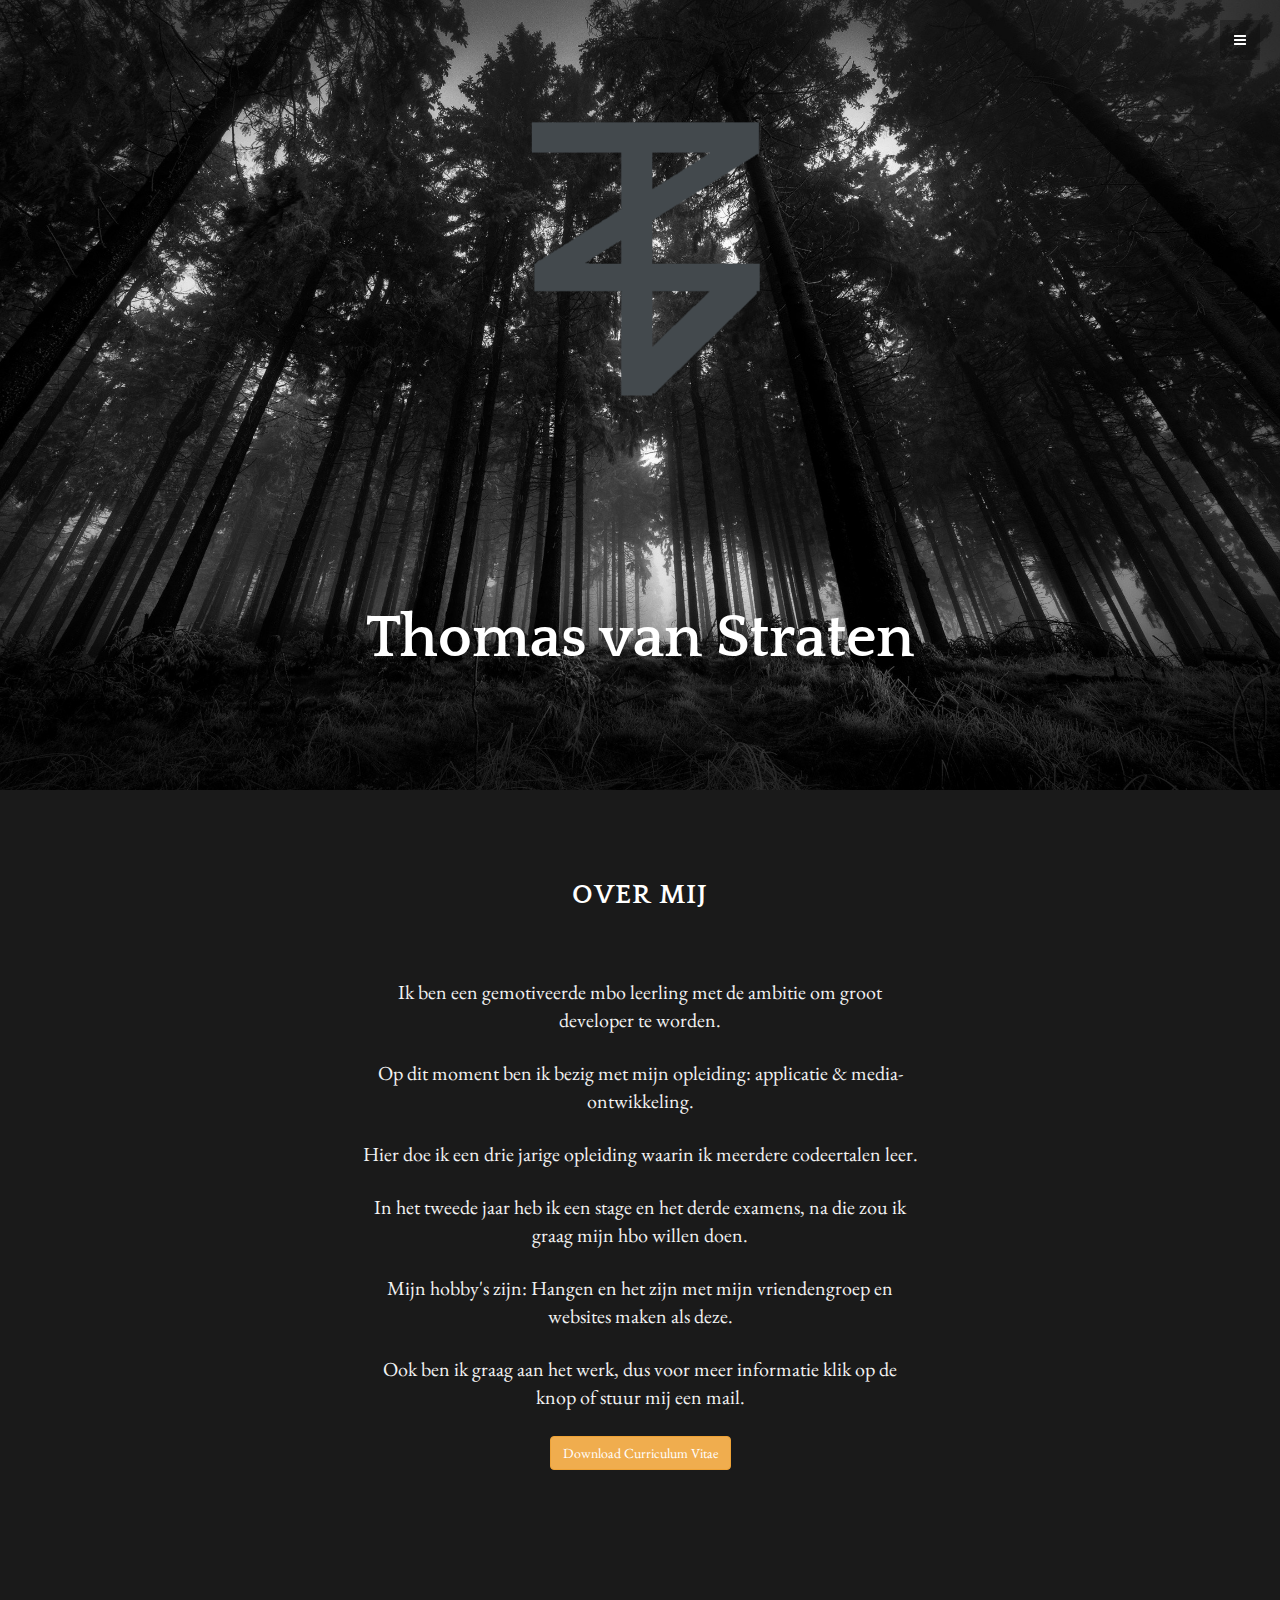
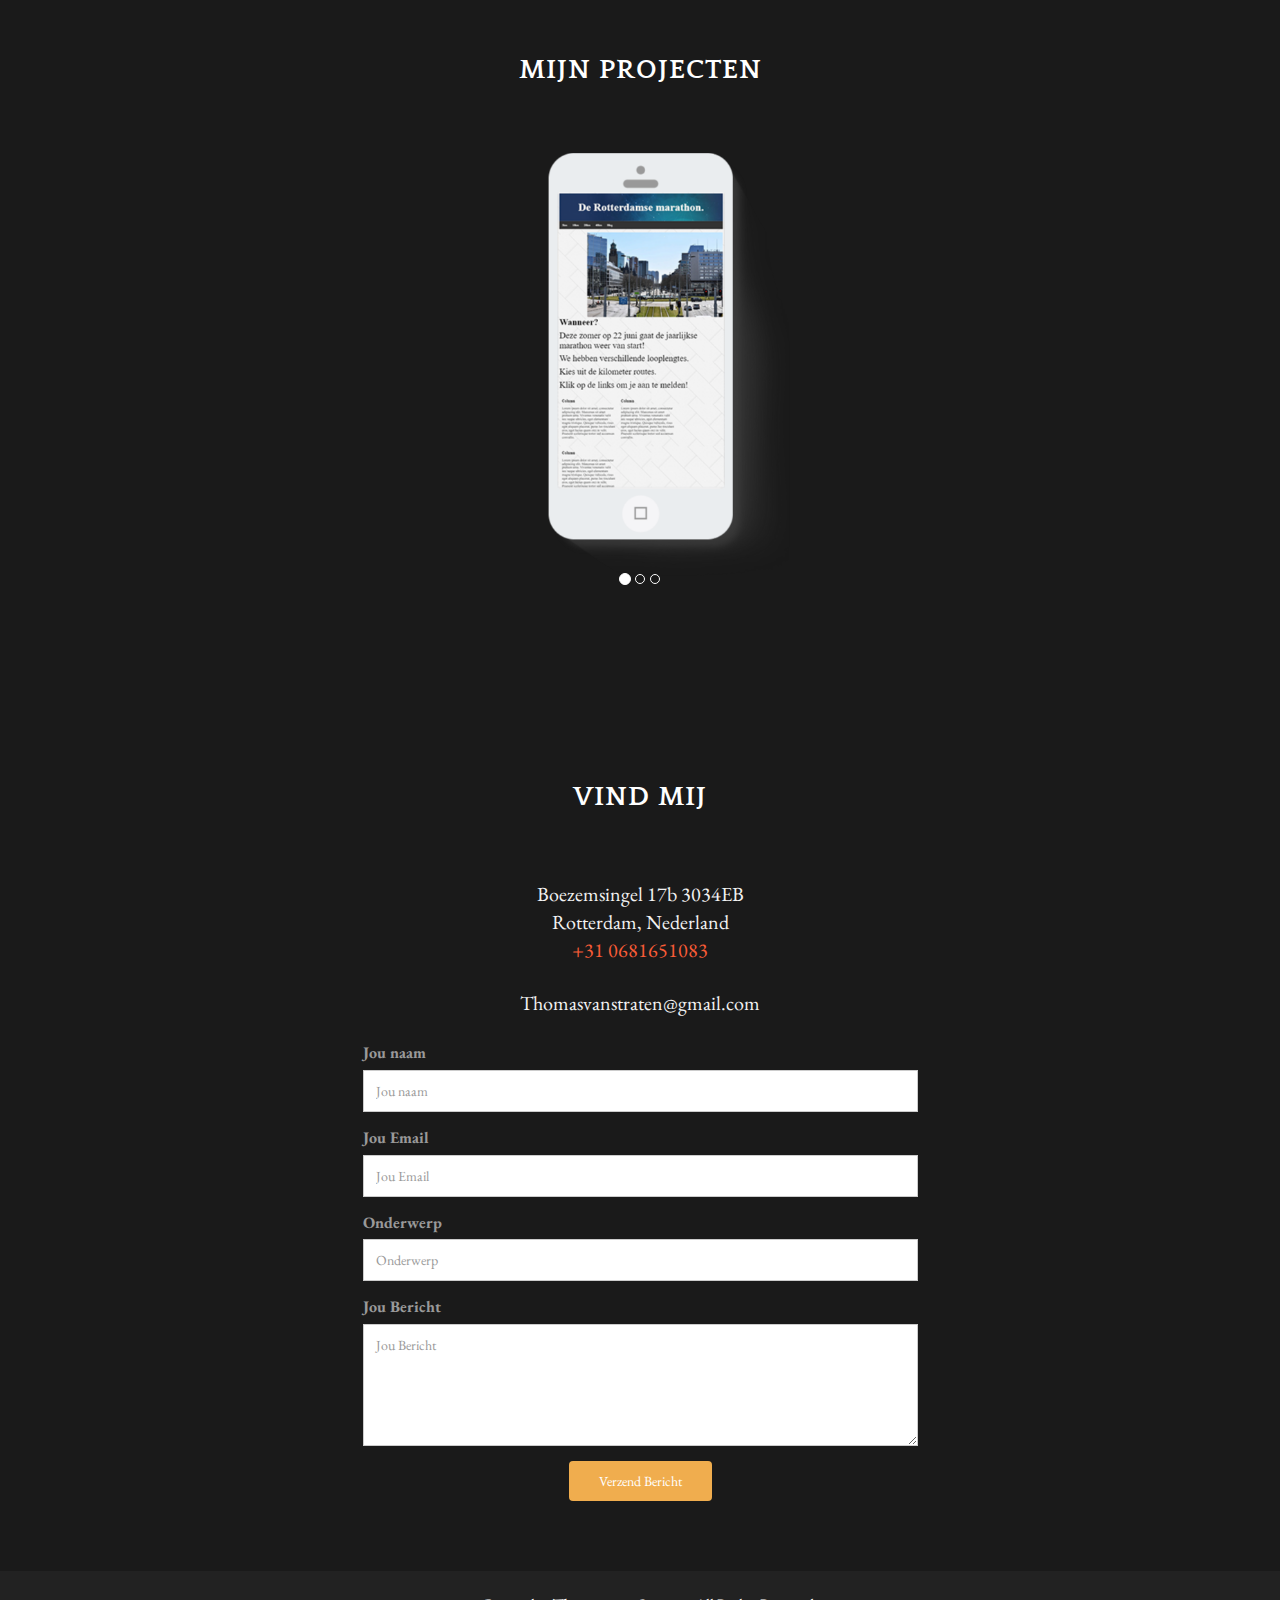
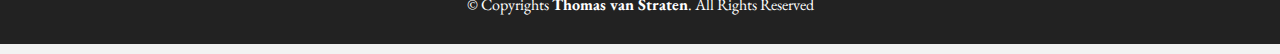
<file: index.html>
<!DOCTYPE html>
<html lang="en">
<!-- Thomas van Straten -->
<head>
    <meta charset="utf-8">
    <title>Portfolio - Thomas van Straten</title>
    <meta content="width=device-width, initial-scale=1.0" name="viewport">
    <meta content="Portfolio Thomas van straten" name="keywords">


    <link href="img/favicon.png" rel="icon">

    <link href="https://fonts.googleapis.com/css?family=Oswald:400,300,700|EB+Garamond" rel="stylesheet">

    <link href="lib/bootstrap/css/bootstrap.min.css" rel="stylesheet">

    <link href="lib/font-awesome/css/font-awesome.min.css" rel="stylesheet">

    <link href="css/style.css" rel="stylesheet">

    <link href="https://fonts.googleapis.com/css?family=Quattrocento" rel="stylesheet">


</head>

<body data-spy="scroll" data-offset="0" data-target="#theMenu">

<nav class="menu" id="theMenu">
    <div class="menu-wrap">
        <h1 class="logo"><a href="index.html#home">Thomas menu</a></h1>
        <i class="fa fa-times-circle menu-close"></i>
        <a href="#home" class="smoothscroll">Home</a>
        <a href="#about" class="smoothscroll">Over mij</a>
        <a href="#portfolio" class="smoothscroll">Mijn Werk</a>
        <a href="#contact" class="smoothscroll">Contact</a>
        <a href="gallery.html">Foto Gallery</a>
        <a href="https://www.facebook.com/ThomasvanStratenn"><i class="fa fa-facebook"></i></a>
        <a href="https://twitter.com/"><i class="fa fa-twitter"></i></a>
        <a href="https://www.instagram.com/thomardam/"><i class="fa fa-instagram"></i></a>
        <a href="#contact" class="smoothscroll"><i class="fa fa-envelope"></i></a>
    </div>


    <div id="menuToggle"><i class="fa fa-bars"></i></div>
</nav>


<section id="home" name="home"></section>
<div id="headerwrap">
    <div class="container">
        <br>
        <div class="rowtje">
            <img src="img/tgrijs.png" class='pulse-button' height="400px" alt="Foto van mijn logo">
        </div>
        <br>
        <h1>Thomas van Straten</h1>
        <br>
        <br>
        <div class="col-lg-6 col-lg-offset-3">
        </div>

    </div>

</div>

<section id="about" overmij="about"></section>
<div id="f">
    <div class="container">
        <div class="row">
            <h3>OVER MIJ</h3>
            <p class="centered"><i class="icon icon-circle"></i><i class="icon icon-circle"></i><i
                    class="icon icon-circle"></i></p>

            <div class="col-lg-6 col-lg-offset-3">
                <p>Ik ben een gemotiveerde mbo leerling met de ambitie om groot developer te worden.</p>
                <p>Op dit moment ben ik bezig met mijn opleiding: applicatie & media-ontwikkeling.</p>
                <p>Hier doe ik een drie jarige opleiding waarin ik meerdere codeertalen leer.</p>
                <p>In het tweede jaar heb ik een stage en het derde examens, na die zou ik graag mijn hbo willen doen.</p>
                <p>Mijn hobby's zijn: Hangen en het zijn met mijn vriendengroep en websites maken als deze.</p>
                <p>Ook ben ik graag aan het werk, dus voor meer informatie klik op de knop of stuur mij een mail.</p>
                <p><a download href="cvthomas.pdf">
                    <button type="button" class="btn btn-warning">Download Curriculum Vitae</button>
                </a></p>
            </div>
        </div>
    </div>

</div>

<section id="portfolio" name="portfolio"></section>
<div id="f">
    <div class="container">
        <div class="row centered">
            <h3>MIJN PROJECTEN</h3>
            <p class="centered"><i class="icon icon-circle"></i><i class="icon icon-circle"></i><i
                    class="icon icon-circle"></i></p>

            <div class="col-lg-6 col-lg-offset-3">
                <div id="carousel-example-generic" class="carousel slide" data-ride="carousel">

                    <div class="carousel-inner">
                        <div class="item active centered">
                            <a href="website/index.html"><img class="img-responsive" src="img/c1.png" alt=""></a>
                        </div>
                        <div class="item centered">
                            <a href="extra.html"> <img class="img-responsive" src="img/c2.png" alt=""></a>
                        </div>
                        <div class="item centered">
                            <a href="extra.html"> <img class="img-responsive" src="img/c3.png" alt=""></a>
                        </div>
                    </div>
                    <br>
                    <br>
                    <ol class="carousel-indicators">
                        <li data-target="#carousel-example-generic" data-slide-to="0" class="active"></li>
                        <li data-target="#carousel-example-generic" data-slide-to="1"></li>
                        <li data-target="#carousel-example-generic" data-slide-to="2"></li>
                    </ol>
                </div>
            </div>

        </div>

    </div>
</div>

<section id="contact" name="contact"></section>
<div id="f">
    <div class="container">
        <div class="row">
            <h3>VIND MIJ</h3>
            <p class="centered"><i class="icon icon-circle"></i><i class="icon icon-circle"></i><i
                    class="icon icon-circle"></i></p>

            <div class="col-lg-6 col-lg-offset-3">
                <p>Boezemsingel 17b 3034EB<br/>Rotterdam, Nederland<br/><a href="tel:+31 0681651083">+31 0681651083</a></p>
                <p>Thomasvanstraten@gmail.com</p>
            </div>
        </div>

        <div class="row">
            <div class="col-md-6 col-md-offset-3">
                <form class="contact-form php-mail-form" role="form" action="contactform/contactform.php" method="POST">

                    <div class="form-group">
                        <label for="contact-name">Jou naam</label>
                        <input type="name" name="name" class="form-control" id="contact-name" placeholder="Jou naam"
                               data-rule="minlen:4" data-msg="Minimaal 4 letters invullen.">
                        <div class="validate"></div>
                    </div>
                    <div class="form-group">
                        <label for="contact-email">Jou Email</label>
                        <input type="email" name="email" class="form-control" id="contact-email" placeholder="Jou Email"
                               data-rule="email" data-msg="Graag een echt email adres invullen.">
                        <div class="validate"></div>
                    </div>
                    <div class="form-group">
                        <label for="contact-subject">Onderwerp</label>
                        <input type="text" name="subject" class="form-control" id="contact-subject"
                               placeholder="Onderwerp" data-rule="minlen:4"
                               data-msg="Minimaal 8 letters invullen.">
                        <div class="validate"></div>
                    </div>

                    <div class="form-group">
                        <label for="contact-message">Jou Bericht</label>
                        <textarea class="form-control" name="message" id="contact-message" placeholder="Jou Bericht"
                                  rows="5" data-rule="required" data-msg="Graag wel wat invullen."></textarea>
                        <div class="validate"></div>
                    </div>

                    <div class="loading"><img src="lib/php-mail-form/loading.gif"></div>
                    <div class="error-message"></div>
                    <div class="sent-message">Uw bericht is verzonden. Bedankt!</div>

                    <div class="form-send">
                        <button type="submit" class="btn btn-large">Verzend Bericht</button>
                    </div>

                </form>

            </div>
        </div>
    </div>
</div>

<div id="copyrights">
    <div class="container">
        <p>
            &copy; Copyrights <strong>Thomas van Straten</strong>. All Rights Reserved
        </p>
    </div>
</div>

<script src="lib/jquery/jquery.min.js"></script>
<script src="lib/bootstrap/js/bootstrap.min.js"></script>
<script src="lib/php-mail-form/validate.js"></script>
<script src="lib/easing/easing.min.js"></script>

<script src="js/main.js"></script>

</body>
</html>
</file>
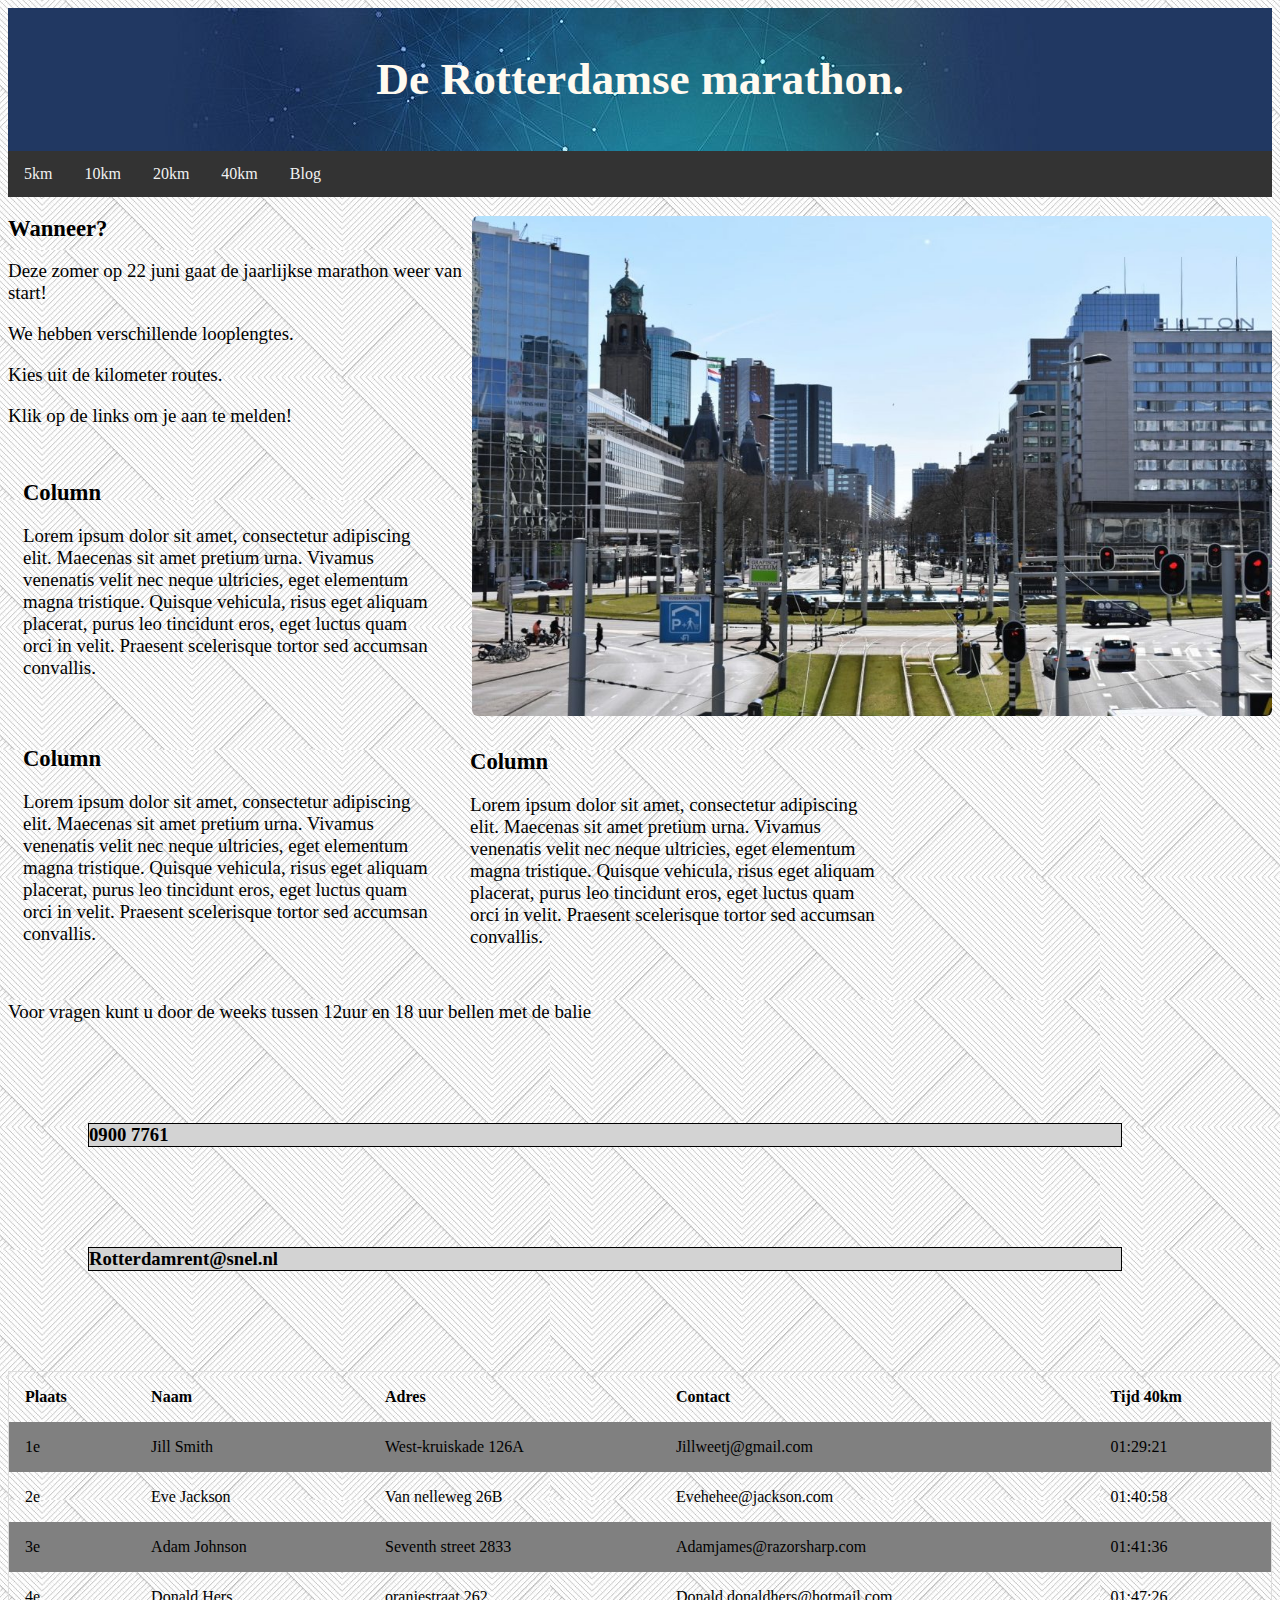
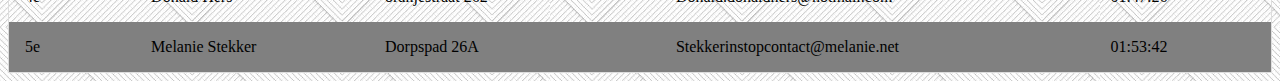
<file: Website/index.html>
<!DOCTYPE html>
<html lang="en">
<!-- Thomas van Straten -->
<!-- Dit is de homepagina waar je de informatie vind over de marathon. -->

<head>
    <meta charset="UTF-8">
    <title>Rotterdamse marathon</title>
    <link rel="stylesheet" href="style.css">
    <style>

    </style>
</head>
<body>
<body>

<main>

    <div class="header">
        <h1>De Rotterdamse marathon.</h1>
    </div>
    <div class="topnav">
        <nav>
            <a href="vijf.html">5km</a>
            <a href="tien.html">10km</a>
            <a href="twintig.html">20km</a>
            <a href="veertig.html">40km</a>
            <a href="K:\persoonlijk\School mapje\School\Development\Website 3\index.html">Blog</a>

        </nav>
    </div>

    <article>
        <img src="rotterdam.jpg" alt="Photo of rotterdam" width="800" height="500" align="right">
        <h2><strong>Wanneer?</strong></h2>
        <p></p>
        <p></p>
        <p>Deze zomer op 22 juni gaat de jaarlijkse marathon weer van start!</p>
    </article>

    <p>We hebben verschillende looplengtes.</p>
    <p>Kies uit de kilometer routes.</p>
    <p>Klik op de links om je aan te melden!</p>
    <div class="row">
        <div class="column">
            <h2>Column</h2>
            <p>Lorem ipsum dolor sit amet, consectetur adipiscing elit. Maecenas sit amet pretium urna. Vivamus
                venenatis velit nec neque ultricies, eget elementum magna tristique. Quisque vehicula, risus eget
                aliquam placerat, purus leo tincidunt eros, eget luctus quam orci in velit. Praesent scelerisque tortor
                sed accumsan convallis.</p>
        </div>
        <div class="column">
            <aside>
                <h2>Column</h2>
                <p>Lorem ipsum dolor sit amet, consectetur adipiscing elit. Maecenas sit amet pretium urna. Vivamus
                    venenatis velit nec neque ultricies, eget elementum magna tristique. Quisque vehicula, risus eget
                    aliquam placerat, purus leo tincidunt eros, eget luctus quam orci in velit. Praesent scelerisque
                    tortor
                    sed accumsan convallis.</p>
            </aside>
        </div>
        <section>
            <div class="column">
                <h2>Column</h2>
                <p>Lorem ipsum dolor sit amet, consectetur adipiscing elit. Maecenas sit amet pretium urna. Vivamus
                    venenatis velit nec neque ultricies, eget elementum magna tristique. Quisque vehicula, risus eget
                    aliquam placerat, purus leo tincidunt eros, eget luctus quam orci in velit. Praesent scelerisque
                    tortor
                    sed accumsan convallis.</p>
            </div>
        </section>
    </div>


</main>
</body>
<footer>
    <div>
        <p>Voor vragen kunt u door de weeks tussen 12uur en 18 uur bellen met de balie</p>
    </div>
    <h3><strong>0900 7761</strong></h3>
    <h3><strong>Rotterdamrent@snel.nl</strong></h3>

    <table>
        <tr>
            <th>Plaats</th>
            <th>Naam</th>
            <th>Adres</th>
            <th>Contact</th>
            <th>Tijd 40km</th>

        </tr>
        <tr>
            <td>1e</td>
            <td>Jill Smith</td>
            <td>West-kruiskade 126A</td>
            <td>Jillweetj@gmail.com</td>
            <td>01:29:21</td>
        </tr>
        <tr>
            <td>2e</td>
            <td>Eve Jackson</td>
            <td>Van nelleweg 26B</td>
            <td>Evehehee@jackson.com</td>
            <td>01:40:58</td>
        </tr>
        <tr>
            <td>3e</td>
            <td>Adam Johnson</td>
            <td>Seventh street 2833</td>
            <td>Adamjames@razorsharp.com</td>
            <td>01:41:36</td>
        </tr>
        <tr>
            <td>4e</td>
            <td>Donald Hers</td>
            <td>oranjestraat 262</td>
            <td>Donald.donaldhers@hotmail.com</td>
            <td>01:47:26</td>
        </tr>
        <tr>
            <td>5e</td>
            <td>Melanie Stekker</td>
            <td>Dorpspad 26A</td>
            <td>Stekkerinstopcontact@melanie.net</td>
            <td>01:53:42</td>
        </tr>
    </table>

</footer>

</html>
</file>
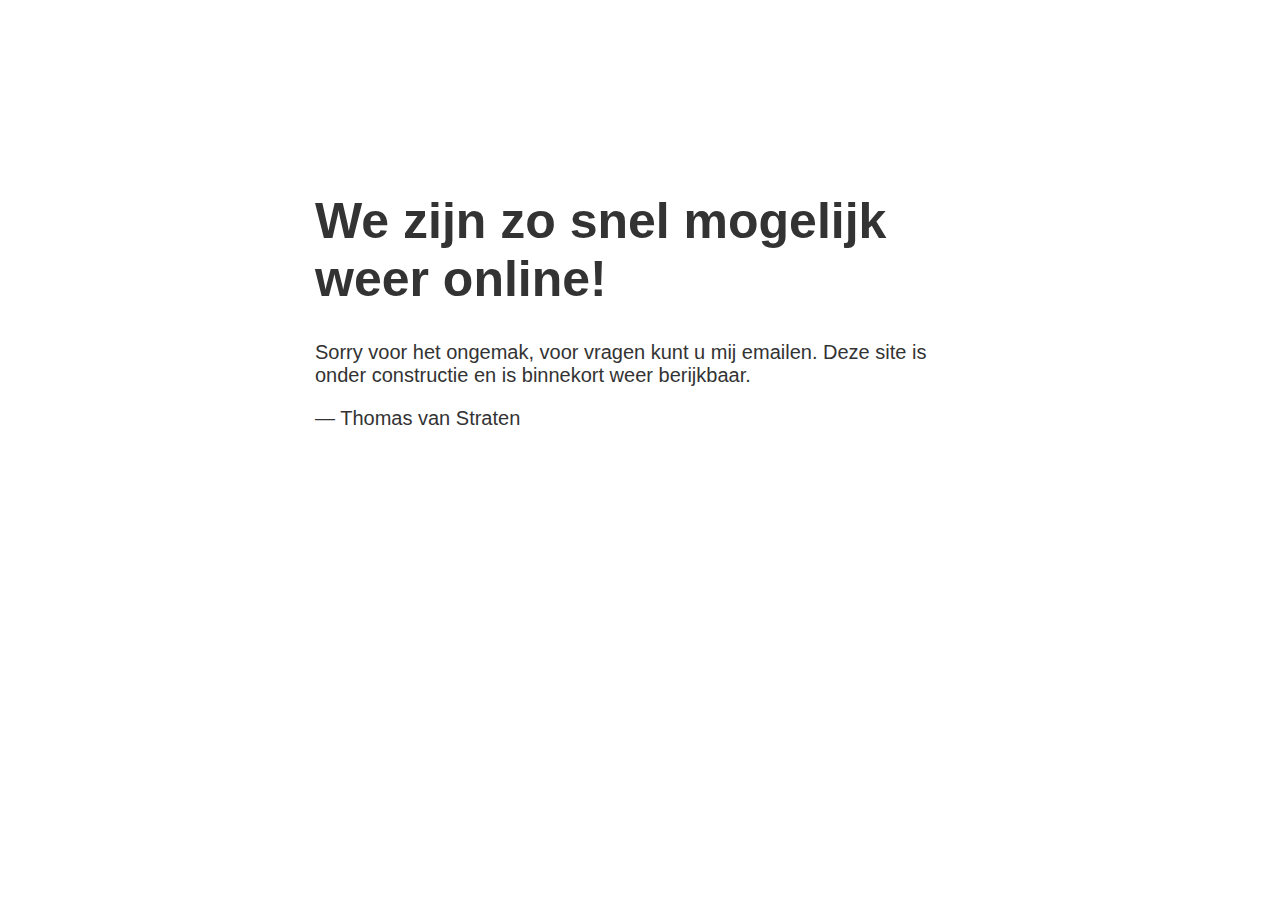
<file: extra.html>
<!doctype html>
<!-- Thomas van Straten -->
<title>Eventjes offline!</title>
<style>
    body { text-align: center; padding: 150px; }
    h1 { font-size: 50px; }
    body { font: 20px Helvetica, sans-serif; color: #333; }
    article { display: block; text-align: left; width: 650px; margin: 0 auto; }

</style>

<article>
    <h1>We zijn zo snel mogelijk weer online!</h1>
    <div>
        <p>Sorry voor het ongemak, voor vragen kunt u mij emailen. Deze site is onder constructie en is binnekort weer berijkbaar.</p>
        <p>&mdash; Thomas van Straten</p>
    </div>
</article>
</file>
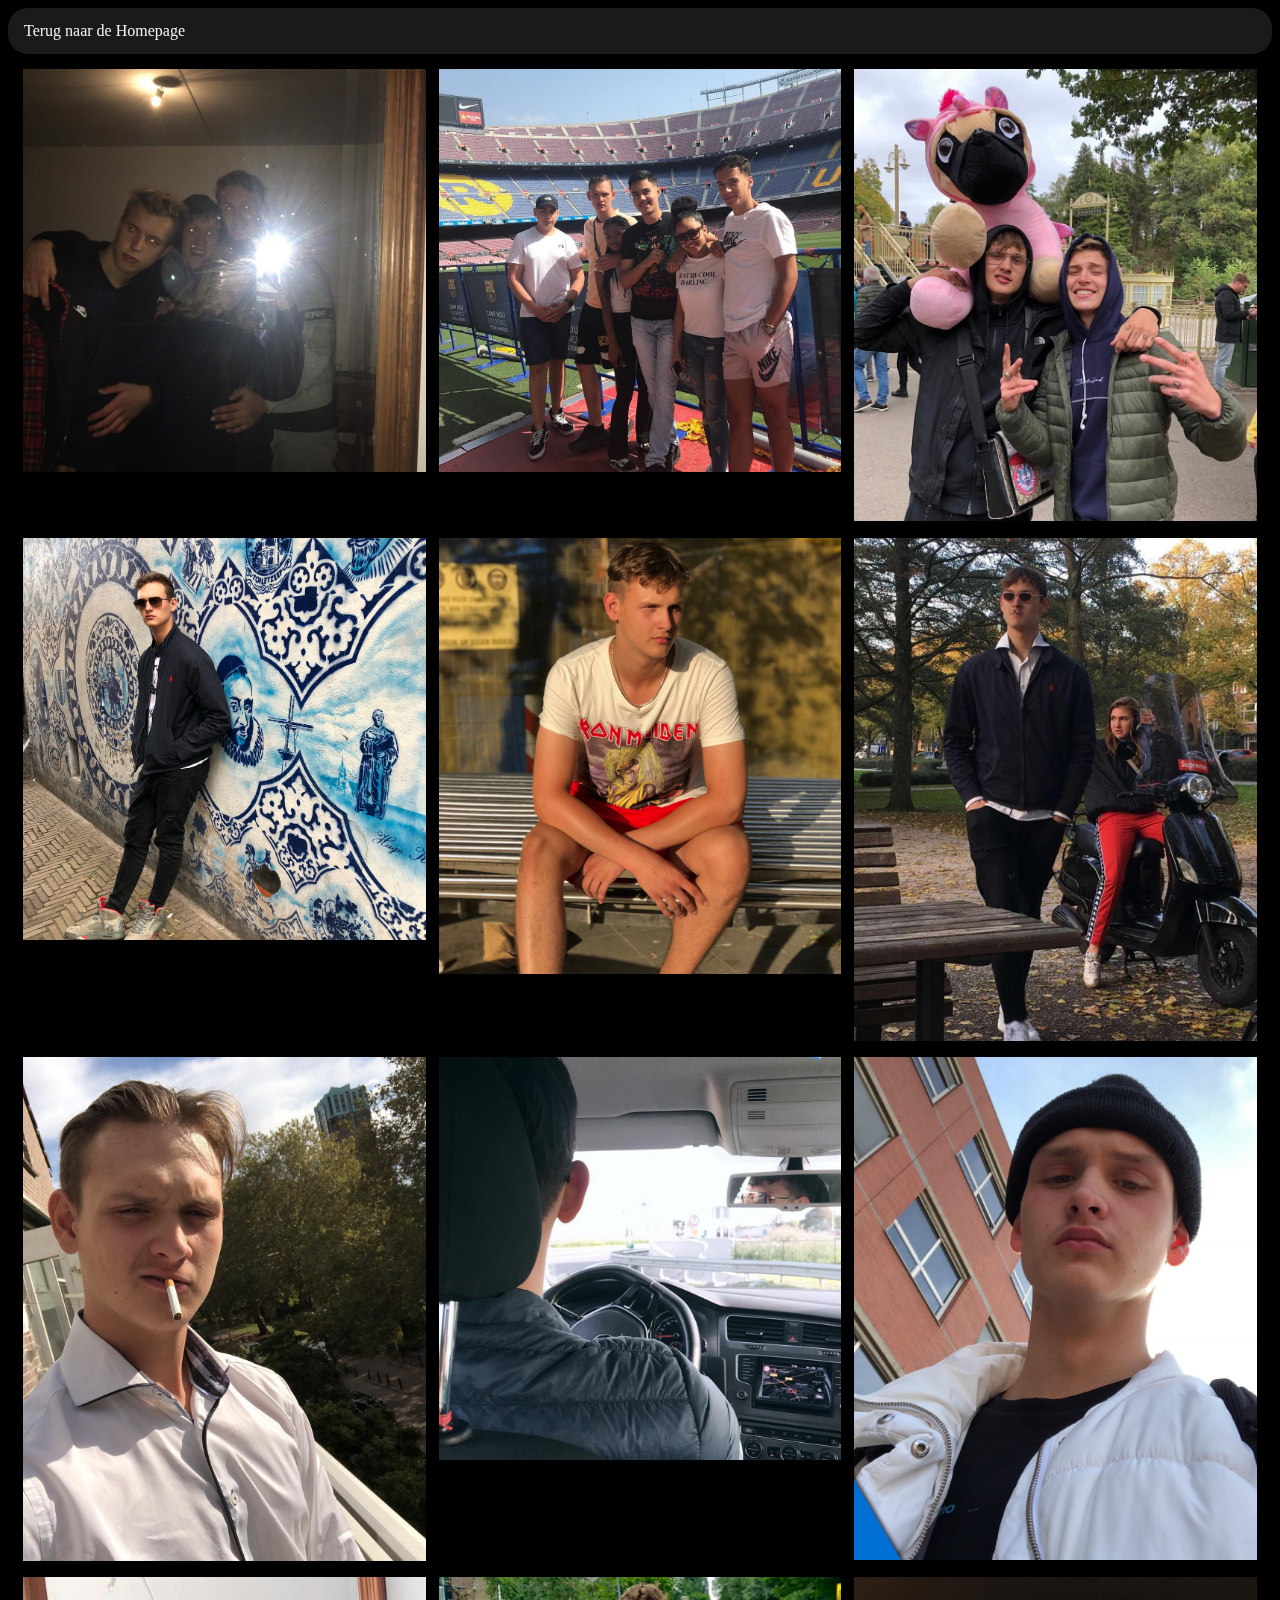
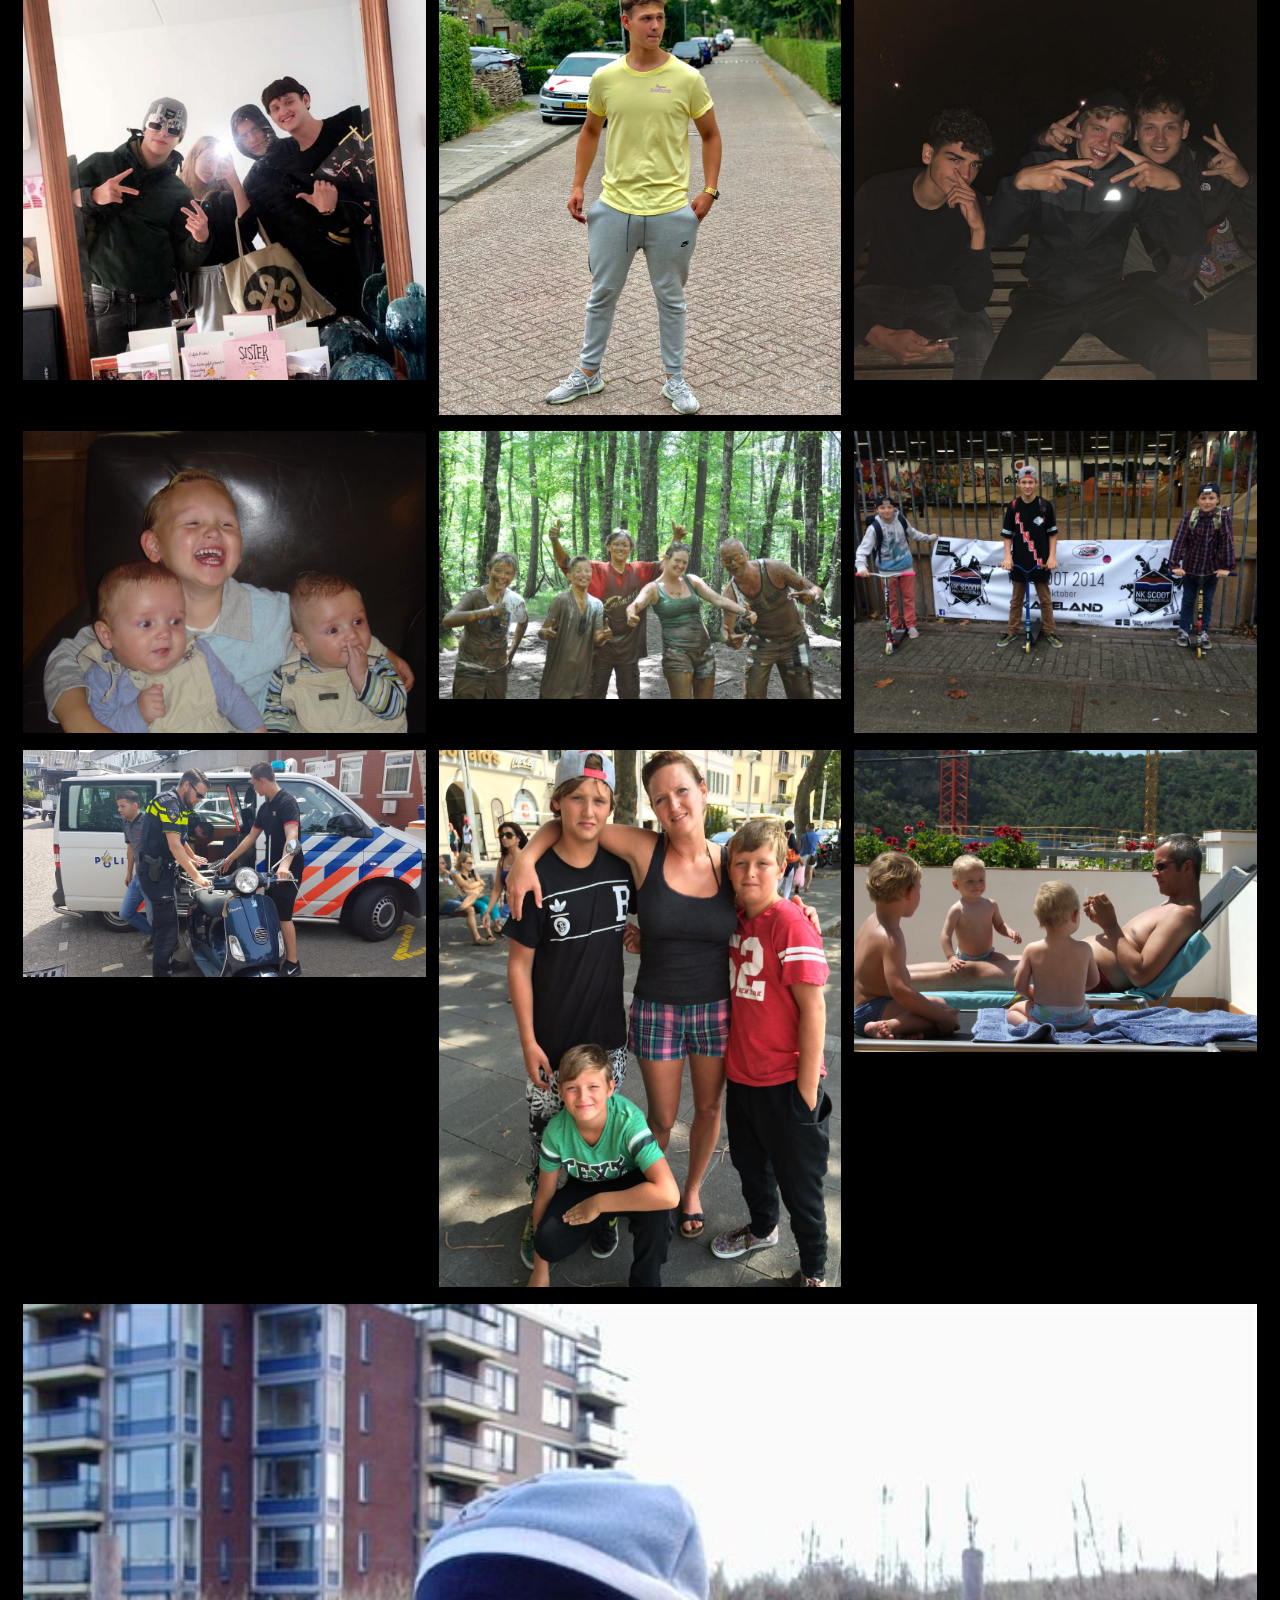
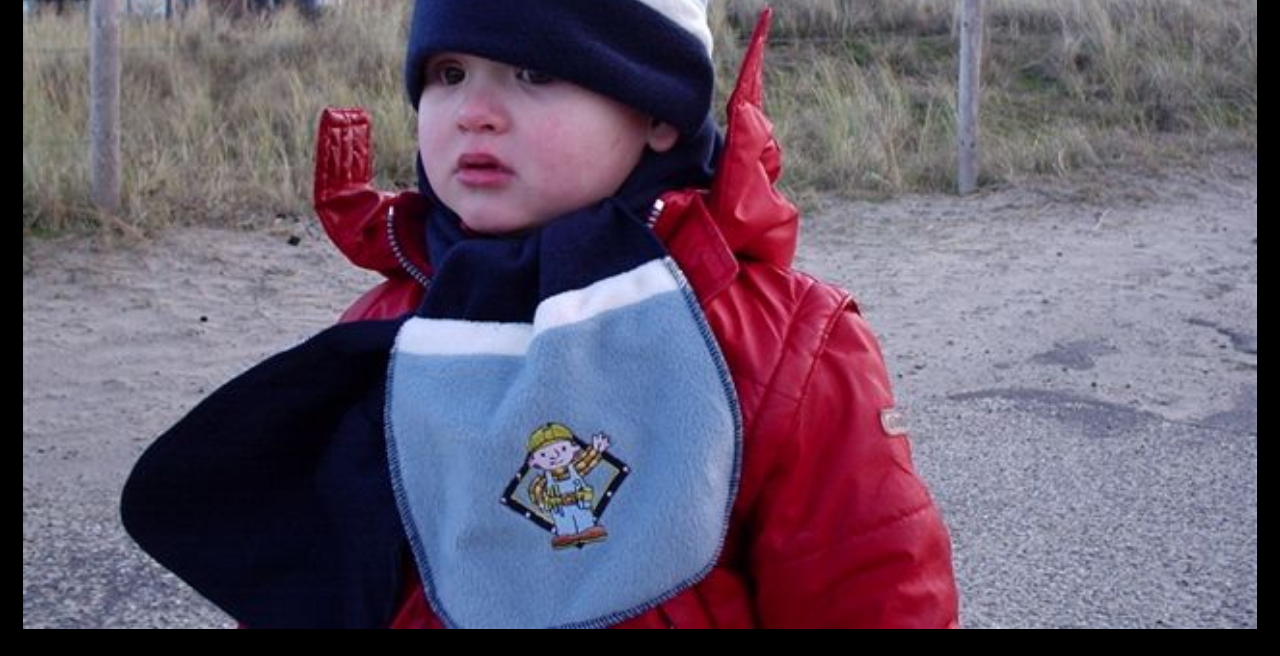
<file: gallery.html>
<!DOCTYPE html>
<html lang="en">
<head>
    <meta charset="UTF-8">
    <title>Thomas van Straten - Gallery</title>

    <link href="css/style.css" rel="stylesheet">

    <link href="img/favicon.png" rel="icon">

</head>
<body class="galbody">
<div class="topnav">

    <a href="index.html">Terug naar de Homepage</a>

</div>

<header class="gallery">
    <div><img src="img/biret.jpg" alt="Foto van Thomas en biert als vrienden"></div>
    <div><img src="img/groep4.jpg" alt="Foto van een kleine vriendengroep bij camp nou"></div>
    <div><img src="img/mathijs.jpg" alt="Foto van Thomas met Mathijs als broers"></div>
    <div><img src="img/delft.jpg" alt="Foto van Thomas bij een mooie muur in delft"></div>
    <div><img src="img/thoma.jpg" alt="Foto van Thomas op een bankje in den haag"></div>
    <div><img src="img/nika_walk.jpg" alt="Foto van Thomas lopende met een vriendin die op de scooter zit"></div>
    <div><img src="img/opa_thomas.jpg" alt="Thomas op de foto die op zijn opa lijkt"></div>
    <div><img src="img/rijles.jpg" alt="Foto van Thomas achter het autostuur aan het rijden"></div>
    <div><img src="img/school.jpg" alt="Selfie van thomas voor de school"></div>
    <div><img src="img/spiegel.jpg" alt="Foto van thomas met wat vrienden voor de spiegel"></div>
    <div><img src="img/straat.jpg" alt="Foto van Thomas geposeerd op de straat"></div>
    <div><img src="img/deboys.jpg" alt="Foto van Thomas met 2 vrienden op een bankje in het park"></div>
    <div><img src="img/thobro.jpg" alt="Foto van thomas toen hij klein was met zijn broertjes"></div>
    <div><img src="img/turk.jpg" alt="oude familie foto in turkije bedenkt onde de modder"></div>
    <div><img src="img/step.jpeg" alt="Foto van 2014 met thomas en een step bij het nk"></div>
    <div><img src="img/stage.jpg" alt="Foto van toen thomas stage liep en een gestolen scooter vond"></div>
    <div><img src="img/maboys.jpg" alt="Foto van thomas met moeder en broertjes in 2015 in milaan"></div>
    <div><img src="img/gouweouwe.jpg" alt="Foto thomas als baby met broertjes en vader"></div>
    <div><img src="img/koudoud.JPG" alt="oude foto van baby thomas in de winter met muts bij strand"></div>



</header>
</body>
</html>
</file>
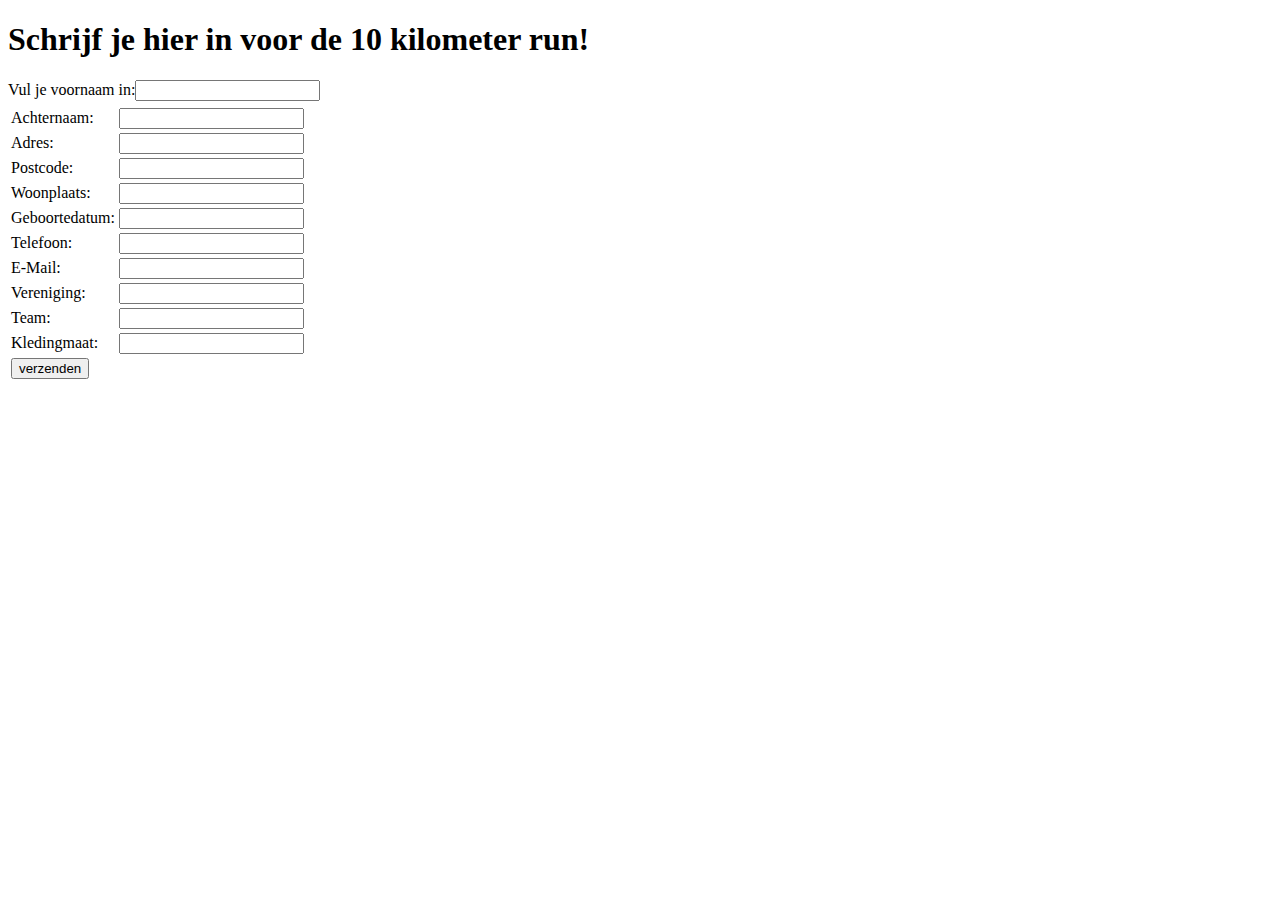
<file: Website/tien.html>
<!DOCTYPE html>
<html lang="en">
<!-- Thomas van Straten -->
<!-- Hier kan je je aanmelden voor de 10km run -->
<head>
    <meta charset="UTF-8">
    <title>De 10 kilometer</title>
</head>
<body>
<h1>Schrijf je hier in voor de 10 kilometer run!</h1>


<p>
<FORM NAME=Formulier></FORM>
<TABLE BORDER=0>
    <TR>
        <TD

    </TR>
    <TR>
        <TD>Achternaam:</TD>
        <TD><INPUT TYPE=Text NAME=Achternaam></TD>
    </TR>
    </TR>
    <TD>Adres:</TD>
    <TD><INPUT TYPE=Adres></TD>
    </TR>
    </TR>
    <TD>Postcode:</TD>
    <TD><INPUT TYPE=Postcode></TD>
    </TR>
    <TD>Woonplaats:</TD>
    <TD><INPUT TYPE=Woonplaats></TD>
    </TR>
    </TR>
    <TD> Geboortedatum:</TD>
    <TD><INPUT TYPE=Geboortedatum></TD>
    </TR>
    </TR>
    <TD>Telefoon:</TD>
    <TD><INPUT TYPE=Telefoon></TD>
    </TR>

    </TR>
    <TD>E-Mail:</TD>
    <TD><INPUT TYPE=E-Mail></TD>
    </TR>
    </TR>
    <TD>Vereniging:</TD>
    <TD><INPUT TYPE=Vereniging></TD>
    </TR>
    </TR>
    <TD>Team:</TD>
    <TD><INPUT TYPE=Team></TD>
    </TR>
    </TR>
    <TD>Kledingmaat:</TD>
    <TD><INPUT TYPE=Kledingmaat></TD>
    </TR>
    <td><a href="index.html"><input type="submit" value="verzenden"></a></td>
    </TR>


    <form method="post" action="mailto:jouwemail@adres.nl">
        Vul je voornaam in:</em> <input type="text" size="20" maxlength="40" name="voornaam"><br>


</body>

</html>
</file>
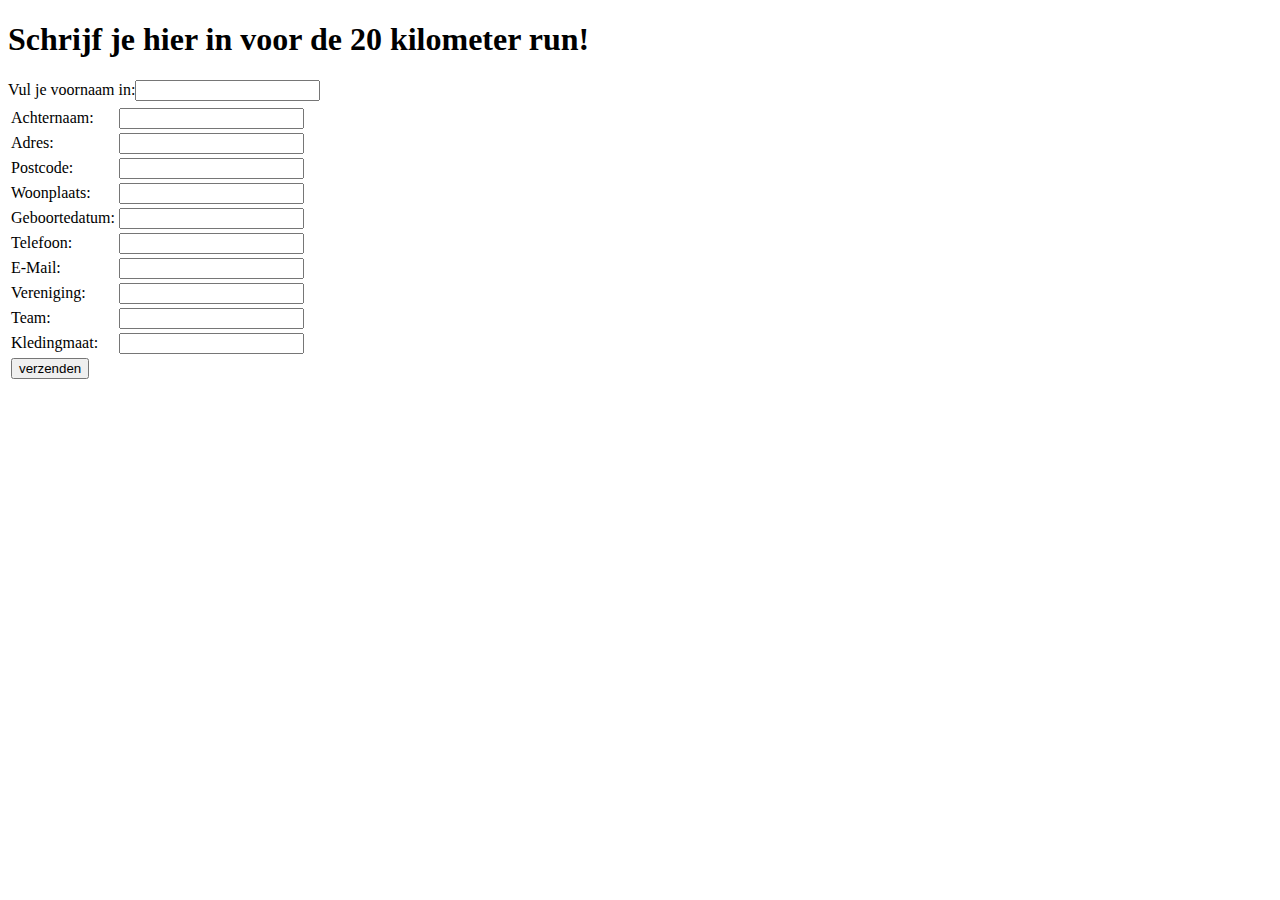
<file: Website/twintig.html>
<!DOCTYPE html>
<html lang="en">
<!-- Thomas van Straten -->
<!-- Hier kan je je aanmelden voor de 20km run -->
<head>
    <meta charset="UTF-8">
    <title>De 20 kilometer</title>
</head>
<body>
<h1>Schrijf je hier in voor de 20 kilometer run!</h1>


<p>
<FORM NAME=Formulier></FORM>
<TABLE BORDER=0>
    <TR>
        <TD

    </TR>
    <TR>
        <TD>Achternaam:</TD>
        <TD><INPUT TYPE=Text NAME=Achternaam></TD>
    </TR>
    </TR>
    <TD>Adres:</TD>
    <TD><INPUT TYPE=Adres></TD>
    </TR>
    </TR>
    <TD>Postcode:</TD>
    <TD><INPUT TYPE=Postcode></TD>
    </TR>
    <TD>Woonplaats:</TD>
    <TD><INPUT TYPE=Woonplaats></TD>
    </TR>
    </TR>
    <TD> Geboortedatum:</TD>
    <TD><INPUT TYPE=Geboortedatum></TD>
    </TR>
    </TR>
    <TD>Telefoon:</TD>
    <TD><INPUT TYPE=Telefoon></TD>
    </TR>

    </TR>
    <TD>E-Mail:</TD>
    <TD><INPUT TYPE=E-Mail></TD>
    </TR>
    </TR>
    <TD>Vereniging:</TD>
    <TD><INPUT TYPE=Vereniging></TD>
    </TR>
    </TR>
    <TD>Team:</TD>
    <TD><INPUT TYPE=Team></TD>
    </TR>
    </TR>
    <TD>Kledingmaat:</TD>
    <TD><INPUT TYPE=Kledingmaat></TD>
    </TR>
    <td><a href="index.html"><input type="submit" value="verzenden"></a></td>
    </TR>


    <form method="post" action="mailto:jouwemail@adres.nl">
        Vul je voornaam in:</em> <input type="text" size="20" maxlength="40" name="voornaam"><br>


</body>

</html>
</file>
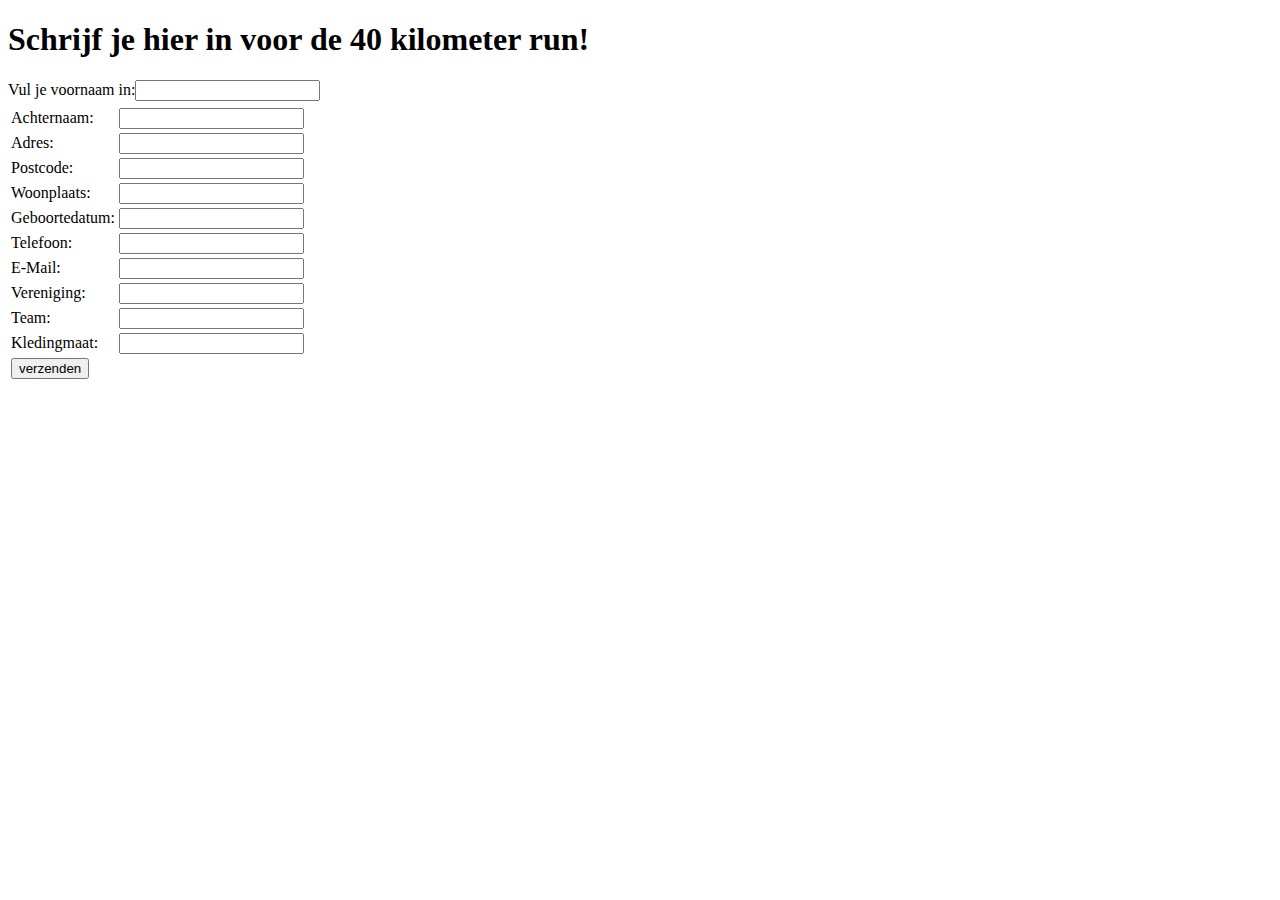
<file: Website/veertig.html>
<!DOCTYPE html>
<html lang="en">
<!-- Thomas van Straten -->
<!-- Hier kan je je aanmelden voor de 40km run -->
<head>
    <meta charset="UTF-8">
    <title>De 40 kilometer</title>
</head>
<body>
<h1>Schrijf je hier in voor de 40 kilometer run!</h1>


<p>
<FORM NAME=Formulier></FORM>
<TABLE BORDER=0>
    <TR>
        <TD

    </TR>
    <TR>
        <TD>Achternaam:</TD>
        <TD><INPUT TYPE=Text NAME=Achternaam></TD>
    </TR>
    </TR>
    <TD>Adres:</TD>
    <TD><INPUT TYPE=Adres></TD>
    </TR>
    </TR>
    <TD>Postcode:</TD>
    <TD><INPUT TYPE=Postcode></TD>
    </TR>
    <TD>Woonplaats:</TD>
    <TD><INPUT TYPE=Woonplaats></TD>
    </TR>
    </TR>
    <TD> Geboortedatum:</TD>
    <TD><INPUT TYPE=Geboortedatum></TD>
    </TR>
    </TR>
    <TD>Telefoon:</TD>
    <TD><INPUT TYPE=Telefoon></TD>
    </TR>

    </TR>
    <TD>E-Mail:</TD>
    <TD><INPUT TYPE=E-Mail></TD>
    </TR>
    </TR>
    <TD>Vereniging:</TD>
    <TD><INPUT TYPE=Vereniging></TD>
    </TR>
    </TR>
    <TD>Team:</TD>
    <TD><INPUT TYPE=Team></TD>
    </TR>
    </TR>
    <TD>Kledingmaat:</TD>
    <TD><INPUT TYPE=Kledingmaat></TD>
    </TR>
    <td><a href="index.html"><input type="submit" value="verzenden"></a></td>
    </TR>


    <form method="post" action="mailto:jouwemail@adres.nl">
        Vul je voornaam in:</em> <input type="text" size="20" maxlength="40" name="voornaam"><br>


</body>

</html>
</file>
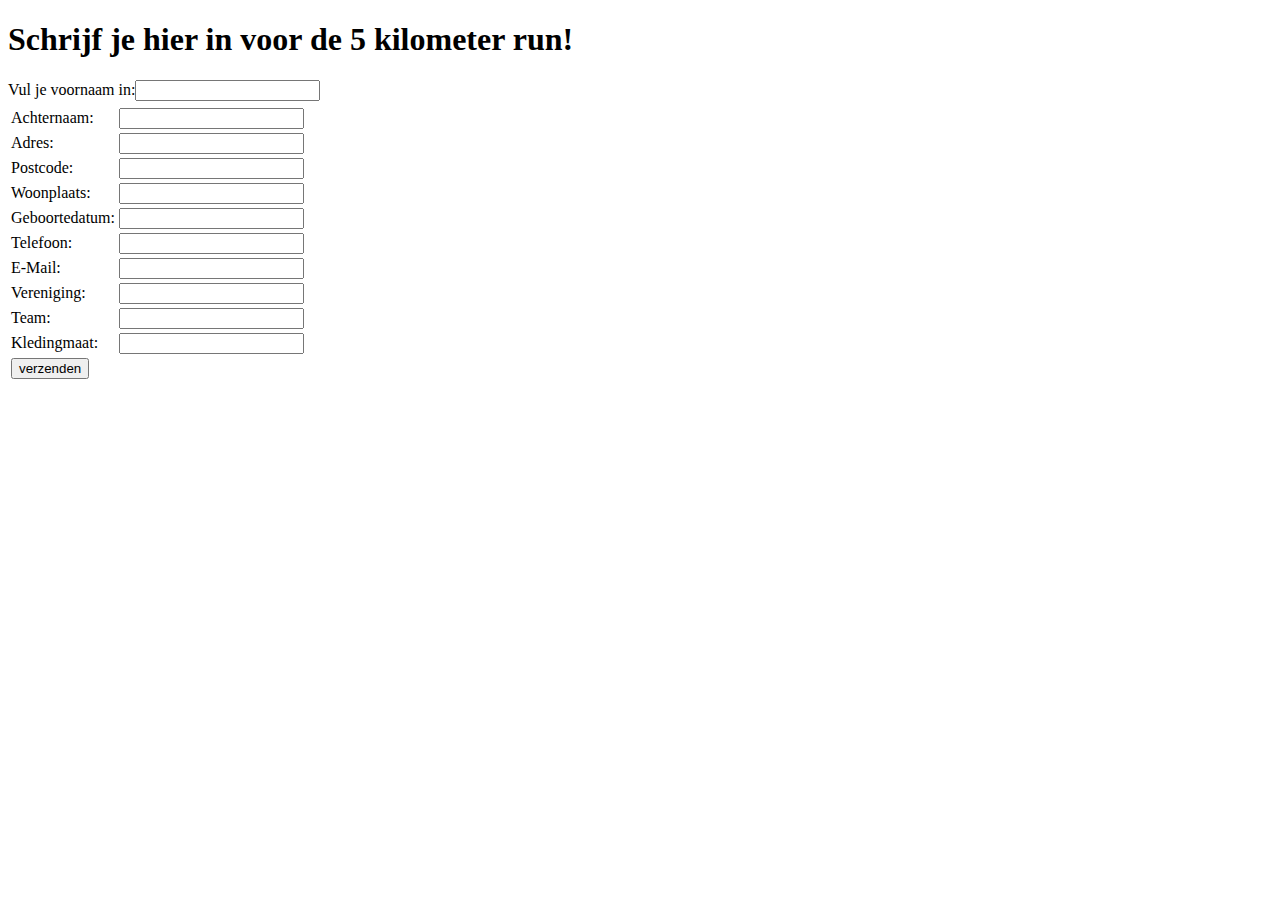
<file: Website/vijf.html>
<!DOCTYPE html>
<html lang="en">
<!-- Thomas van Straten -->
<!-- Hier kan je je aanmelden voor de 5km run -->
<head>
    <meta charset="UTF-8">
    <title>De 5 kilometer</title>
</head>
<body>
<h1>Schrijf je hier in voor de 5 kilometer run!</h1>


<p>
<FORM NAME=Formulier></FORM>
<TABLE BORDER=0>
    <TR>
        <TD

    </TR>
    <TR>
        <TD>Achternaam:</TD>
        <TD><INPUT TYPE=Text NAME=Achternaam></TD>
    </TR>
    </TR>
    <TD>Adres:</TD>
    <TD><INPUT TYPE=Adres></TD>
    </TR>
    </TR>
    <TD>Postcode:</TD>
    <TD><INPUT TYPE=Postcode></TD>
    </TR>
    <TD>Woonplaats:</TD>
    <TD><INPUT TYPE=Woonplaats></TD>
    </TR>
    </TR>
    <TD> Geboortedatum:</TD>
    <TD><INPUT TYPE=Geboortedatum></TD>
    </TR>
    </TR>
    <TD>Telefoon:</TD>
    <TD><INPUT TYPE=Telefoon></TD>
    </TR>

    </TR>
    <TD>E-Mail:</TD>
    <TD><INPUT TYPE=E-Mail></TD>
    </TR>
    </TR>
    <TD>Vereniging:</TD>
    <TD><INPUT TYPE=Vereniging></TD>
    </TR>
    </TR>
    <TD>Team:</TD>
    <TD><INPUT TYPE=Team></TD>
    </TR>
    </TR>
    <TD>Kledingmaat:</TD>
    <TD><INPUT TYPE=Kledingmaat></TD>
    </TR>
    <td><a href="index.html"><input type="submit" value="verzenden"></a></td>
    </TR>


    <form method="post" action="mailto:jouwemail@adres.nl">
        Vul je voornaam in:</em> <input type="text" size="20" maxlength="40" name="voornaam"><br>


</body>

</html>
</file>
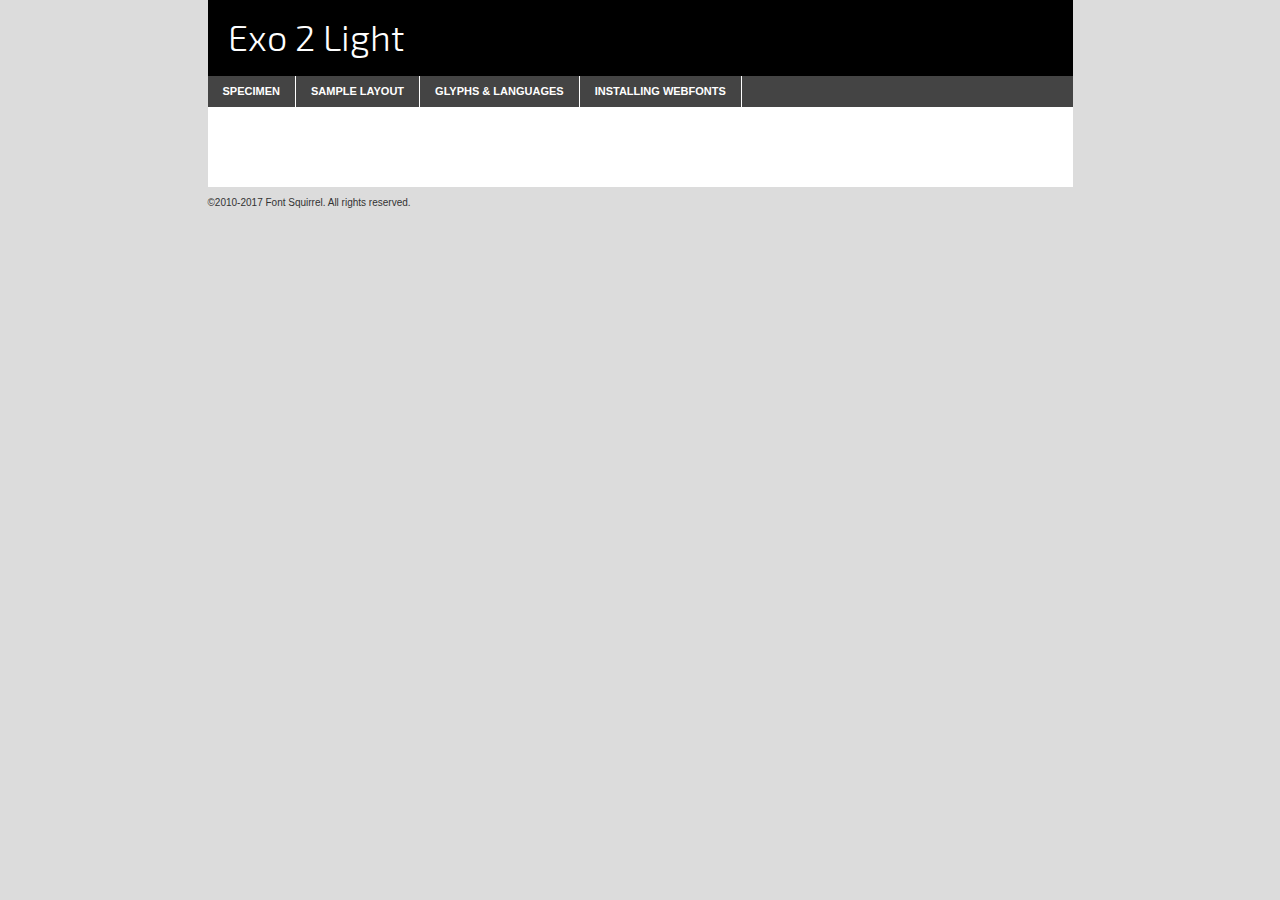
<file: fonts/exo/exo2-light-demo.html>
<!DOCTYPE html PUBLIC "-//W3C//DTD XHTML 1.0 Transitional//EN"
	"http://www.w3.org/TR/xhtml1/DTD/xhtml1-transitional.dtd">

<html xmlns="http://www.w3.org/1999/xhtml" xml:lang="en" lang="en">
<head>
	<meta http-equiv="Content-Type" content="text/html; charset=utf-8" />
	<script src="http://ajax.googleapis.com/ajax/libs/jquery/1.7.2/jquery.min.js" type="text/javascript" charset="utf-8"></script>
	<script type="text/javascript">
	(function($){$.fn.easyTabs=function(option){var param=jQuery.extend({fadeSpeed:"fast",defaultContent:1,activeClass:'active'},option);$(this).each(function(){var thisId="#"+this.id;if(param.defaultContent==''){param.defaultContent=1;}
	if(typeof param.defaultContent=="number")
	{var defaultTab=$(thisId+" .tabs li:eq("+(param.defaultContent-1)+") a").attr('href').substr(1);}else{var defaultTab=param.defaultContent;}
	$(thisId+" .tabs li a").each(function(){var tabToHide=$(this).attr('href').substr(1);$("#"+tabToHide).addClass('easytabs-tab-content');});hideAll();changeContent(defaultTab);function hideAll(){$(thisId+" .easytabs-tab-content").hide();}
	function changeContent(tabId){hideAll();$(thisId+" .tabs li").removeClass(param.activeClass);$(thisId+" .tabs li a[href=#"+tabId+"]").closest('li').addClass(param.activeClass);if(param.fadeSpeed!="none")
	{$(thisId+" #"+tabId).fadeIn(param.fadeSpeed);}else{$(thisId+" #"+tabId).show();}}
	$(thisId+" .tabs li").click(function(){var tabId=$(this).find('a').attr('href').substr(1);changeContent(tabId);return false;});});}})(jQuery);
	</script>
	<link rel="stylesheet" href="specimen_files/specimen_stylesheet.css" type="text/css" charset="utf-8" />
	<link rel="stylesheet" href="stylesheet.css" type="text/css" charset="utf-8" />

	<style type="text/css">
					body{
				font-family: 'exo_2light';
							}
		</style>

	<title>Exo 2 Light Specimen</title>
	
	
	<script type="text/javascript" charset="utf-8">
		$(document).ready(function() {
			$('#container').easyTabs({defaultContent:1});
		});
	</script>
</head>

<body>
<div id="container">
	<div id="header">
		Exo 2 Light	</div>
	<ul class="tabs">
		<li><a href="#specimen">Specimen</a></li>
		<li><a href="#layout">Sample Layout</a></li>
				<li><a href="#glyphs">Glyphs &amp; Languages</a></li>
		<li><a href="#installing">Installing Webfonts</a></li>
		
	</ul>
	
	<div id="main_content">

		
			<div id="specimen">
		
				<div class="section">
					<div class="grid12 firstcol">
						<div class="huge">AaBb</div>
					</div>
				</div>
		
				<div class="section">
					<div class="glyph_range">A&#x200B;B&#x200b;C&#x200b;D&#x200b;E&#x200b;F&#x200b;G&#x200b;H&#x200b;I&#x200b;J&#x200b;K&#x200b;L&#x200b;M&#x200b;N&#x200b;O&#x200b;P&#x200b;Q&#x200b;R&#x200b;S&#x200b;T&#x200b;U&#x200b;V&#x200b;W&#x200b;X&#x200b;Y&#x200b;Z&#x200b;a&#x200b;b&#x200b;c&#x200b;d&#x200b;e&#x200b;f&#x200b;g&#x200b;h&#x200b;i&#x200b;j&#x200b;k&#x200b;l&#x200b;m&#x200b;n&#x200b;o&#x200b;p&#x200b;q&#x200b;r&#x200b;s&#x200b;t&#x200b;u&#x200b;v&#x200b;w&#x200b;x&#x200b;y&#x200b;z&#x200b;1&#x200b;2&#x200b;3&#x200b;4&#x200b;5&#x200b;6&#x200b;7&#x200b;8&#x200b;9&#x200b;0&#x200b;&amp;&#x200b;.&#x200b;,&#x200b;?&#x200b;!&#x200b;&#64;&#x200b;(&#x200b;)&#x200b;#&#x200b;$&#x200b;%&#x200b;*&#x200b;+&#x200b;-&#x200b;=&#x200b;:&#x200b;;</div>
				</div>
				<div class="section">
					<div class="grid12 firstcol">
						<table class="sample_table">
							<tr><td>10</td><td class="size10">abcdefghijklmnopqrstuvwxyzABCDEFGHIJKLMNOPQRSTUVWXYZ0123456789abcdefghijklmnopqrstuvwxyzABCDEFGHIJKLMNOPQRSTUVWXYZ0123456789abcdefghijklmnopqrstuvwxyzABCDEFGHIJKLMNOPQRSTUVWXYZ</td></tr>
							<tr><td>11</td><td class="size11">abcdefghijklmnopqrstuvwxyzABCDEFGHIJKLMNOPQRSTUVWXYZ0123456789abcdefghijklmnopqrstuvwxyzABCDEFGHIJKLMNOPQRSTUVWXYZ0123456789abcdefghijklmnopqrstuvwxyzABCDEFGHIJKLMNOPQRSTUVWXYZ</td></tr>
							<tr><td>12</td><td class="size12">abcdefghijklmnopqrstuvwxyzABCDEFGHIJKLMNOPQRSTUVWXYZ0123456789abcdefghijklmnopqrstuvwxyzABCDEFGHIJKLMNOPQRSTUVWXYZ0123456789abcdefghijklmnopqrstuvwxyzABCDEFGHIJKLMNOPQRSTUVWXYZ</td></tr>
							<tr><td>13</td><td class="size13">abcdefghijklmnopqrstuvwxyzABCDEFGHIJKLMNOPQRSTUVWXYZ0123456789abcdefghijklmnopqrstuvwxyzABCDEFGHIJKLMNOPQRSTUVWXYZ0123456789abcdefghijklmnopqrstuvwxyzABCDEFGHIJKLMNOPQRSTUVWXYZ</td></tr>
							<tr><td>14</td><td class="size14">abcdefghijklmnopqrstuvwxyzABCDEFGHIJKLMNOPQRSTUVWXYZ0123456789abcdefghijklmnopqrstuvwxyzABCDEFGHIJKLMNOPQRSTUVWXYZ0123456789abcdefghijklmnopqrstuvwxyzABCDEFGHIJKLMNOPQRSTUVWXYZ</td></tr>
							<tr><td>16</td><td class="size16">abcdefghijklmnopqrstuvwxyzABCDEFGHIJKLMNOPQRSTUVWXYZ0123456789abcdefghijklmnopqrstuvwxyzABCDEFGHIJKLMNOPQRSTUVWXYZ</td></tr>
							<tr><td>18</td><td class="size18">abcdefghijklmnopqrstuvwxyzABCDEFGHIJKLMNOPQRSTUVWXYZ0123456789abcdefghijklmnopqrstuvwxyzABCDEFGHIJKLMNOPQRSTUVWXYZ</td></tr>
							<tr><td>20</td><td class="size20">abcdefghijklmnopqrstuvwxyzABCDEFGHIJKLMNOPQRSTUVWXYZ0123456789abcdefghijklmnopqrstuvwxyzABCDEFGHIJKLMNOPQRSTUVWXYZ</td></tr>
							<tr><td>24</td><td class="size24">abcdefghijklmnopqrstuvwxyzABCDEFGHIJKLMNOPQRSTUVWXYZ0123456789abcdefghijklmnopqrstuvwxyzABCDEFGHIJKLMNOPQRSTUVWXYZ</td></tr>
							<tr><td>30</td><td class="size30">abcdefghijklmnopqrstuvwxyzABCDEFGHIJKLMNOPQRSTUVWXYZ0123456789abcdefghijklmnopqrstuvwxyzABCDEFGHIJKLMNOPQRSTUVWXYZ</td></tr>
							<tr><td>36</td><td class="size36">abcdefghijklmnopqrstuvwxyzABCDEFGHIJKLMNOPQRSTUVWXYZ0123456789abcdefghijklmnopqrstuvwxyzABCDEFGHIJKLMNOPQRSTUVWXYZ</td></tr>
							<tr><td>48</td><td class="size48">abcdefghijklmnopqrstuvwxyzABCDEFGHIJKLMNOPQRSTUVWXYZ0123456789abcdefghijklmnopqrstuvwxyzABCDEFGHIJKLMNOPQRSTUVWXYZ</td></tr>
							<tr><td>60</td><td class="size60">abcdefghijklmnopqrstuvwxyzABCDEFGHIJKLMNOPQRSTUVWXYZ0123456789abcdefghijklmnopqrstuvwxyzABCDEFGHIJKLMNOPQRSTUVWXYZ</td></tr>
							<tr><td>72</td><td class="size72">abcdefghijklmnopqrstuvwxyzABCDEFGHIJKLMNOPQRSTUVWXYZ0123456789abcdefghijklmnopqrstuvwxyzABCDEFGHIJKLMNOPQRSTUVWXYZ</td></tr>
							<tr><td>90</td><td class="size90">abcdefghijklmnopqrstuvwxyzABCDEFGHIJKLMNOPQRSTUVWXYZ0123456789abcdefghijklmnopqrstuvwxyzABCDEFGHIJKLMNOPQRSTUVWXYZ</td></tr>
						</table>
				
					</div>
			
				</div>
		
		
		
								<div class="section" id="bodycomparison">


										<div id="xheight">
				<div class="fontbody">&#x25FC;&#x25FC;&#x25FC;&#x25FC;&#x25FC;&#x25FC;&#x25FC;&#x25FC;&#x25FC;&#x25FC;&#x25FC;&#x25FC;&#x25FC;&#x25FC;&#x25FC;&#x25FC;&#x25FC;&#x25FC;&#x25FC;&#x25FC;&#x25FC;&#x25FC;&#x25FC;&#x25FC;&#x25FC;&#x25FC;&#x25FC;&#x25FC;&#x25FC;&#x25FC;&#x25FC;&#x25FC;&#x25FC;&#x25FC;&#x25FC;&#x25FC;&#x25FC;&#x25FC;&#x25FC;&#x25FC;&#x25FC;&#x25FC;&#x25FC;&#x25FC;&#x25FC;&#x25FC;&#x25FC;&#x25FC;&#x25FC;&#x25FC;&#x25FC;&#x25FC;&#x25FC;&#x25FC;&#x25FC;&#x25FC;&#x25FC;&#x25FC;&#x25FC;&#x25FC;&#x25FC;&#x25FC;&#x25FC;&#x25FC;&#x25FC;&#x25FC;&#x25FC;&#x25FC;&#x25FC;&#x25FC;&#x25FC;&#x25FC;&#x25FC;&#x25FC;&#x25FC;&#x25FC;&#x25FC;&#x25FC;&#x25FC;&#x25FC;&#x25FC;&#x25FC;&#x25FC;&#x25FC;&#x25FC;&#x25FC;&#x25FC;&#x25FC;&#x25FC;&#x25FC;&#x25FC;&#x25FC;&#x25FC;&#x25FC;&#x25FC;&#x25FC;&#x25FC;&#x25FC;&#x25FC;body</div><div class="arialbody">body</div><div class="verdanabody">body</div><div class="georgiabody">body</div></div>
										<div class="fontbody" style="z-index:1">
											body<span>Exo 2 Light</span>
										</div>
										<div class="arialbody" style="z-index:1">
											body<span>Arial</span>
										</div>
										<div class="verdanabody" style="z-index:1">
											body<span>Verdana</span>
										</div>
										<div class="georgiabody" style="z-index:1">
											body<span>Georgia</span>
										</div>



								</div>
		
		
				<div class="section psample psample_row1" id="">
					
					<div class="grid2 firstcol">
						<p class="size10"><span>10.</span>Aenean lacinia bibendum nulla sed consectetur. Fusce dapibus, tellus ac cursus commodo, tortor mauris condimentum nibh, ut fermentum massa justo sit amet risus. Nullam id dolor id nibh ultricies vehicula ut id elit. Cum sociis natoque penatibus et magnis dis parturient montes, nascetur ridiculus mus. Nulla vitae elit libero, a pharetra augue.</p>
			
					</div>
					<div class="grid3">
						<p class="size11"><span>11.</span>Aenean lacinia bibendum nulla sed consectetur. Fusce dapibus, tellus ac cursus commodo, tortor mauris condimentum nibh, ut fermentum massa justo sit amet risus. Nullam id dolor id nibh ultricies vehicula ut id elit. Cum sociis natoque penatibus et magnis dis parturient montes, nascetur ridiculus mus. Nulla vitae elit libero, a pharetra augue.</p>
			
					</div>
					<div class="grid3">
						<p class="size12"><span>12.</span>Aenean lacinia bibendum nulla sed consectetur. Fusce dapibus, tellus ac cursus commodo, tortor mauris condimentum nibh, ut fermentum massa justo sit amet risus. Nullam id dolor id nibh ultricies vehicula ut id elit. Cum sociis natoque penatibus et magnis dis parturient montes, nascetur ridiculus mus. Nulla vitae elit libero, a pharetra augue.</p>
			
					</div>
					<div class="grid4">
						<p class="size13"><span>13.</span>Aenean lacinia bibendum nulla sed consectetur. Fusce dapibus, tellus ac cursus commodo, tortor mauris condimentum nibh, ut fermentum massa justo sit amet risus. Nullam id dolor id nibh ultricies vehicula ut id elit. Cum sociis natoque penatibus et magnis dis parturient montes, nascetur ridiculus mus. Nulla vitae elit libero, a pharetra augue.</p>
			
					</div>
					<div class="white_blend"></div>
					
				</div>
				<div class="section psample psample_row2" id="">
					<div class="grid3 firstcol">
						<p class="size14"><span>14.</span>Aenean lacinia bibendum nulla sed consectetur. Fusce dapibus, tellus ac cursus commodo, tortor mauris condimentum nibh, ut fermentum massa justo sit amet risus. Nullam id dolor id nibh ultricies vehicula ut id elit. Cum sociis natoque penatibus et magnis dis parturient montes, nascetur ridiculus mus. Nulla vitae elit libero, a pharetra augue.</p>
			
					</div>
					<div class="grid4">
						<p class="size16"><span>16.</span>Aenean lacinia bibendum nulla sed consectetur. Fusce dapibus, tellus ac cursus commodo, tortor mauris condimentum nibh, ut fermentum massa justo sit amet risus. Nullam id dolor id nibh ultricies vehicula ut id elit. Cum sociis natoque penatibus et magnis dis parturient montes, nascetur ridiculus mus. Nulla vitae elit libero, a pharetra augue.</p>
			
					</div>
					<div class="grid5">
						<p class="size18"><span>18.</span>Aenean lacinia bibendum nulla sed consectetur. Fusce dapibus, tellus ac cursus commodo, tortor mauris condimentum nibh, ut fermentum massa justo sit amet risus. Nullam id dolor id nibh ultricies vehicula ut id elit. Cum sociis natoque penatibus et magnis dis parturient montes, nascetur ridiculus mus. Nulla vitae elit libero, a pharetra augue.</p>
			
					</div>

					<div class="white_blend"></div>

				</div>
				
				<div class="section psample psample_row3" id="">
					<div class="grid5 firstcol">
						<p class="size20"><span>20.</span>Aenean lacinia bibendum nulla sed consectetur. Fusce dapibus, tellus ac cursus commodo, tortor mauris condimentum nibh, ut fermentum massa justo sit amet risus. Nullam id dolor id nibh ultricies vehicula ut id elit. Cum sociis natoque penatibus et magnis dis parturient montes, nascetur ridiculus mus. Nulla vitae elit libero, a pharetra augue.</p>
					</div>
					<div class="grid7">
						<p class="size24"><span>24.</span>Aenean lacinia bibendum nulla sed consectetur. Fusce dapibus, tellus ac cursus commodo, tortor mauris condimentum nibh, ut fermentum massa justo sit amet risus. Nullam id dolor id nibh ultricies vehicula ut id elit. Cum sociis natoque penatibus et magnis dis parturient montes, nascetur ridiculus mus. Nulla vitae elit libero, a pharetra augue.</p>
					</div>
					
					<div class="white_blend"></div>
					
				</div>
				
				<div class="section psample psample_row4" id="">
					<div class="grid12 firstcol">
						<p class="size30"><span>30.</span>Aenean lacinia bibendum nulla sed consectetur. Fusce dapibus, tellus ac cursus commodo, tortor mauris condimentum nibh, ut fermentum massa justo sit amet risus. Nullam id dolor id nibh ultricies vehicula ut id elit. Cum sociis natoque penatibus et magnis dis parturient montes, nascetur ridiculus mus. Nulla vitae elit libero, a pharetra augue.</p>
					</div>
					<div class="white_blend"></div>
					
				</div>
				
				
				
				<div class="section psample psample_row1 fullreverse">
					<div class="grid2 firstcol">
						<p class="size10"><span>10.</span>Aenean lacinia bibendum nulla sed consectetur. Fusce dapibus, tellus ac cursus commodo, tortor mauris condimentum nibh, ut fermentum massa justo sit amet risus. Nullam id dolor id nibh ultricies vehicula ut id elit. Cum sociis natoque penatibus et magnis dis parturient montes, nascetur ridiculus mus. Nulla vitae elit libero, a pharetra augue.</p>
			
					</div>
					<div class="grid3">
						<p class="size11"><span>11.</span>Aenean lacinia bibendum nulla sed consectetur. Fusce dapibus, tellus ac cursus commodo, tortor mauris condimentum nibh, ut fermentum massa justo sit amet risus. Nullam id dolor id nibh ultricies vehicula ut id elit. Cum sociis natoque penatibus et magnis dis parturient montes, nascetur ridiculus mus. Nulla vitae elit libero, a pharetra augue.</p>
			
					</div>
					<div class="grid3">
						<p class="size12"><span>12.</span>Aenean lacinia bibendum nulla sed consectetur. Fusce dapibus, tellus ac cursus commodo, tortor mauris condimentum nibh, ut fermentum massa justo sit amet risus. Nullam id dolor id nibh ultricies vehicula ut id elit. Cum sociis natoque penatibus et magnis dis parturient montes, nascetur ridiculus mus. Nulla vitae elit libero, a pharetra augue.</p>
			
					</div>
					<div class="grid4">
						<p class="size13"><span>13.</span>Aenean lacinia bibendum nulla sed consectetur. Fusce dapibus, tellus ac cursus commodo, tortor mauris condimentum nibh, ut fermentum massa justo sit amet risus. Nullam id dolor id nibh ultricies vehicula ut id elit. Cum sociis natoque penatibus et magnis dis parturient montes, nascetur ridiculus mus. Nulla vitae elit libero, a pharetra augue.</p>
			
					</div>
					<div class="black_blend"></div>
					
				</div>
				
				<div class="section psample psample_row2 fullreverse">
					<div class="grid3 firstcol">
						<p class="size14"><span>14.</span>Aenean lacinia bibendum nulla sed consectetur. Fusce dapibus, tellus ac cursus commodo, tortor mauris condimentum nibh, ut fermentum massa justo sit amet risus. Nullam id dolor id nibh ultricies vehicula ut id elit. Cum sociis natoque penatibus et magnis dis parturient montes, nascetur ridiculus mus. Nulla vitae elit libero, a pharetra augue.</p>
			
					</div>
					<div class="grid4">
						<p class="size16"><span>16.</span>Aenean lacinia bibendum nulla sed consectetur. Fusce dapibus, tellus ac cursus commodo, tortor mauris condimentum nibh, ut fermentum massa justo sit amet risus. Nullam id dolor id nibh ultricies vehicula ut id elit. Cum sociis natoque penatibus et magnis dis parturient montes, nascetur ridiculus mus. Nulla vitae elit libero, a pharetra augue.</p>
			
					</div>
					<div class="grid5">
						<p class="size18"><span>18.</span>Aenean lacinia bibendum nulla sed consectetur. Fusce dapibus, tellus ac cursus commodo, tortor mauris condimentum nibh, ut fermentum massa justo sit amet risus. Nullam id dolor id nibh ultricies vehicula ut id elit. Cum sociis natoque penatibus et magnis dis parturient montes, nascetur ridiculus mus. Nulla vitae elit libero, a pharetra augue.</p>
			
					</div>
					<div class="black_blend"></div>

				</div>
				
				<div class="section psample fullreverse psample_row3" id="">
					<div class="grid5 firstcol">
						<p class="size20"><span>20.</span>Aenean lacinia bibendum nulla sed consectetur. Fusce dapibus, tellus ac cursus commodo, tortor mauris condimentum nibh, ut fermentum massa justo sit amet risus. Nullam id dolor id nibh ultricies vehicula ut id elit. Cum sociis natoque penatibus et magnis dis parturient montes, nascetur ridiculus mus. Nulla vitae elit libero, a pharetra augue.</p>
					</div>
					<div class="grid7">
						<p class="size24"><span>24.</span>Aenean lacinia bibendum nulla sed consectetur. Fusce dapibus, tellus ac cursus commodo, tortor mauris condimentum nibh, ut fermentum massa justo sit amet risus. Nullam id dolor id nibh ultricies vehicula ut id elit. Cum sociis natoque penatibus et magnis dis parturient montes, nascetur ridiculus mus. Nulla vitae elit libero, a pharetra augue.</p>
					</div>
					
					<div class="black_blend"></div>
					
				</div>
				
				<div class="section psample fullreverse psample_row4" id="" style="border-bottom: 20px #000 solid;">
					<div class="grid12 firstcol">
						<p class="size30"><span>30.</span>Aenean lacinia bibendum nulla sed consectetur. Fusce dapibus, tellus ac cursus commodo, tortor mauris condimentum nibh, ut fermentum massa justo sit amet risus. Nullam id dolor id nibh ultricies vehicula ut id elit. Cum sociis natoque penatibus et magnis dis parturient montes, nascetur ridiculus mus. Nulla vitae elit libero, a pharetra augue.</p>
					</div>
					<div class="black_blend"></div>
					
				</div>
				
				
				
				
			</div>
			
			<div id="layout">
				
				<div class="section">
					
					<div class="grid12 firstcol">
						<h1>Lorem Ipsum Dolor</h1>
						<h2>Etiam porta sem malesuada magna mollis euismod</h2>
						
						<p class="byline">By <a href="#link">Aenean Lacinia</a></p>
					</div>
				</div>
				<div class="section">
					<div class="grid8 firstcol">
						<p class="large">Donec sed odio dui. Morbi leo risus, porta ac consectetur ac, vestibulum at eros. Fusce dapibus, tellus ac cursus commodo, tortor mauris condimentum nibh, ut fermentum massa justo sit amet risus. </p>

						
						<h3>Pellentesque ornare sem</h3>

						<p>Maecenas sed diam eget risus varius blandit sit amet non magna. Maecenas faucibus mollis interdum. Donec ullamcorper nulla non metus auctor fringilla. Nullam id dolor id nibh ultricies vehicula ut id elit. Nullam id dolor id nibh ultricies vehicula ut id elit. </p>

						<p>Aenean eu leo quam. Pellentesque ornare sem lacinia quam venenatis vestibulum. Lorem ipsum dolor sit amet, consectetur adipiscing elit. Cum sociis natoque penatibus et magnis dis parturient montes, nascetur ridiculus mus. </p>

						<p>Nulla vitae elit libero, a pharetra augue. Praesent commodo cursus magna, vel scelerisque nisl consectetur et. Aenean lacinia bibendum nulla sed consectetur. </p>

						<p>Nullam quis risus eget urna mollis ornare vel eu leo. Nullam quis risus eget urna mollis ornare vel eu leo. Maecenas sed diam eget risus varius blandit sit amet non magna. Donec ullamcorper nulla non metus auctor fringilla. </p>

						<h3>Cras mattis consectetur</h3>

						<p>Aenean eu leo quam. Pellentesque ornare sem lacinia quam venenatis vestibulum. Aenean lacinia bibendum nulla sed consectetur. Integer posuere erat a ante venenatis dapibus posuere velit aliquet. Cras mattis consectetur purus sit amet fermentum. </p>

						<p>Nullam id dolor id nibh ultricies vehicula ut id elit. Nullam quis risus eget urna mollis ornare vel eu leo. Cras mattis consectetur purus sit amet fermentum.</p>
					</div>
					
					<div class="grid4 sidebar">
						
						<div class="box reverse">
							<p class="last">Nullam quis risus eget urna mollis ornare vel eu leo. Donec ullamcorper nulla non metus auctor fringilla. Cras mattis consectetur purus sit amet fermentum. Sed posuere consectetur est at lobortis. Lorem ipsum dolor sit amet, consectetur adipiscing elit. </p>
						</div>
						
						<p class="caption">Maecenas sed diam eget risus varius.</p>

						<p>Vestibulum id ligula porta felis euismod semper. Integer posuere erat a ante venenatis dapibus posuere velit aliquet. Vestibulum id ligula porta felis euismod semper. Sed posuere consectetur est at lobortis. Maecenas sed diam eget risus varius blandit sit amet non magna. Fusce dapibus, tellus ac cursus commodo, tortor mauris condimentum nibh, ut fermentum massa justo sit amet risus. </p>

					

						<p>Duis mollis, est non commodo luctus, nisi erat porttitor ligula, eget lacinia odio sem nec elit. Aenean lacinia bibendum nulla sed consectetur. Vivamus sagittis lacus vel augue laoreet rutrum faucibus dolor auctor. Aenean lacinia bibendum nulla sed consectetur. Nullam quis risus eget urna mollis ornare vel eu leo. </p>

						<p>Praesent commodo cursus magna, vel scelerisque nisl consectetur et. Donec ullamcorper nulla non metus auctor fringilla. Maecenas faucibus mollis interdum. Fusce dapibus, tellus ac cursus commodo, tortor mauris condimentum nibh, ut fermentum massa justo sit amet risus. </p>

					</div>
				</div>
				
			</div>


			



		<div id="glyphs">
			<div class="section">
				<div class="grid12 firstcol">
			
				<h1>Language Support</h1>
				<p>The subset of Exo 2 Light in this kit supports the following languages:<br />
			
					Albanian, Basque, Breton, Chamorro, Danish, Dutch, English, Faroese, Finnish, French, Frisian, Galician, German, Icelandic, Italian, Malagasy, Norwegian, Portuguese, Spanish, Swedish, Alsatian, Aragonese, Arapaho, Arrernte, Asturian, Aymara, Bislama, Cebuano, Corsican, Fijian, French_creole, Genoese, Gilbertese, Greenlandic, Haitian_creole, Hiligaynon, Hmong, Hopi, Ibanag, Iloko_ilokano, Indonesian, Interglossa_glosa, Interlingua, Irish_gaelic, Jerriais, Lojban, Lombard, Luxembourgeois, Manx, Mohawk, Norfolk_pitcairnese, Occitan, Oromo, Pangasinan, Papiamento, Piedmontese, Potawatomi, Rhaeto-romance, Romansh, Rotokas, Sami_lule, Samoan, Sardinian, Scots_gaelic, Seychelles_creole, Shona, Sicilian, Somali, Southern_ndebele, Swahili, Swati_swazi, Tagalog_filipino_pilipino, Tetum, Tok_pisin, Uyghur_latinized, Volapuk, Walloon, Warlpiri, Xhosa, Yapese, Zulu, Latinbasic, Ubasic, Demo				</p>
				<h1>Glyph Chart</h1>
				<p>The subset of Exo 2 Light in this kit includes all the glyphs listed below. Unicode entities are included above each glyph to help you insert individual characters into your layout.</p>
				<div id="glyph_chart">
			
																				 <div><p>&amp;#32;</p>&#32;</div>
																				 <div><p>&amp;#33;</p>&#33;</div>
																				 <div><p>&amp;#34;</p>&#34;</div>
																				 <div><p>&amp;#35;</p>&#35;</div>
																				 <div><p>&amp;#36;</p>&#36;</div>
																				 <div><p>&amp;#37;</p>&#37;</div>
																				 <div><p>&amp;#38;</p>&#38;</div>
																				 <div><p>&amp;#39;</p>&#39;</div>
																				 <div><p>&amp;#40;</p>&#40;</div>
																				 <div><p>&amp;#41;</p>&#41;</div>
																				 <div><p>&amp;#42;</p>&#42;</div>
																				 <div><p>&amp;#43;</p>&#43;</div>
																				 <div><p>&amp;#44;</p>&#44;</div>
																				 <div><p>&amp;#45;</p>&#45;</div>
																				 <div><p>&amp;#46;</p>&#46;</div>
																				 <div><p>&amp;#47;</p>&#47;</div>
																				 <div><p>&amp;#48;</p>&#48;</div>
																				 <div><p>&amp;#49;</p>&#49;</div>
																				 <div><p>&amp;#50;</p>&#50;</div>
																				 <div><p>&amp;#51;</p>&#51;</div>
																				 <div><p>&amp;#52;</p>&#52;</div>
																				 <div><p>&amp;#53;</p>&#53;</div>
																				 <div><p>&amp;#54;</p>&#54;</div>
																				 <div><p>&amp;#55;</p>&#55;</div>
																				 <div><p>&amp;#56;</p>&#56;</div>
																				 <div><p>&amp;#57;</p>&#57;</div>
																				 <div><p>&amp;#58;</p>&#58;</div>
																				 <div><p>&amp;#59;</p>&#59;</div>
																				 <div><p>&amp;#60;</p>&#60;</div>
																				 <div><p>&amp;#61;</p>&#61;</div>
																				 <div><p>&amp;#62;</p>&#62;</div>
																				 <div><p>&amp;#63;</p>&#63;</div>
																				 <div><p>&amp;#64;</p>&#64;</div>
																				 <div><p>&amp;#65;</p>&#65;</div>
																				 <div><p>&amp;#66;</p>&#66;</div>
																				 <div><p>&amp;#67;</p>&#67;</div>
																				 <div><p>&amp;#68;</p>&#68;</div>
																				 <div><p>&amp;#69;</p>&#69;</div>
																				 <div><p>&amp;#70;</p>&#70;</div>
																				 <div><p>&amp;#71;</p>&#71;</div>
																				 <div><p>&amp;#72;</p>&#72;</div>
																				 <div><p>&amp;#73;</p>&#73;</div>
																				 <div><p>&amp;#74;</p>&#74;</div>
																				 <div><p>&amp;#75;</p>&#75;</div>
																				 <div><p>&amp;#76;</p>&#76;</div>
																				 <div><p>&amp;#77;</p>&#77;</div>
																				 <div><p>&amp;#78;</p>&#78;</div>
																				 <div><p>&amp;#79;</p>&#79;</div>
																				 <div><p>&amp;#80;</p>&#80;</div>
																				 <div><p>&amp;#81;</p>&#81;</div>
																				 <div><p>&amp;#82;</p>&#82;</div>
																				 <div><p>&amp;#83;</p>&#83;</div>
																				 <div><p>&amp;#84;</p>&#84;</div>
																				 <div><p>&amp;#85;</p>&#85;</div>
																				 <div><p>&amp;#86;</p>&#86;</div>
																				 <div><p>&amp;#87;</p>&#87;</div>
																				 <div><p>&amp;#88;</p>&#88;</div>
																				 <div><p>&amp;#89;</p>&#89;</div>
																				 <div><p>&amp;#90;</p>&#90;</div>
																				 <div><p>&amp;#91;</p>&#91;</div>
																				 <div><p>&amp;#92;</p>&#92;</div>
																				 <div><p>&amp;#93;</p>&#93;</div>
																				 <div><p>&amp;#94;</p>&#94;</div>
																				 <div><p>&amp;#95;</p>&#95;</div>
																				 <div><p>&amp;#96;</p>&#96;</div>
																				 <div><p>&amp;#97;</p>&#97;</div>
																				 <div><p>&amp;#98;</p>&#98;</div>
																				 <div><p>&amp;#99;</p>&#99;</div>
																				 <div><p>&amp;#100;</p>&#100;</div>
																				 <div><p>&amp;#101;</p>&#101;</div>
																				 <div><p>&amp;#102;</p>&#102;</div>
																				 <div><p>&amp;#103;</p>&#103;</div>
																				 <div><p>&amp;#104;</p>&#104;</div>
																				 <div><p>&amp;#105;</p>&#105;</div>
																				 <div><p>&amp;#106;</p>&#106;</div>
																				 <div><p>&amp;#107;</p>&#107;</div>
																				 <div><p>&amp;#108;</p>&#108;</div>
																				 <div><p>&amp;#109;</p>&#109;</div>
																				 <div><p>&amp;#110;</p>&#110;</div>
																				 <div><p>&amp;#111;</p>&#111;</div>
																				 <div><p>&amp;#112;</p>&#112;</div>
																				 <div><p>&amp;#113;</p>&#113;</div>
																				 <div><p>&amp;#114;</p>&#114;</div>
																				 <div><p>&amp;#115;</p>&#115;</div>
																				 <div><p>&amp;#116;</p>&#116;</div>
																				 <div><p>&amp;#117;</p>&#117;</div>
																				 <div><p>&amp;#118;</p>&#118;</div>
																				 <div><p>&amp;#119;</p>&#119;</div>
																				 <div><p>&amp;#120;</p>&#120;</div>
																				 <div><p>&amp;#121;</p>&#121;</div>
																				 <div><p>&amp;#122;</p>&#122;</div>
																				 <div><p>&amp;#123;</p>&#123;</div>
																				 <div><p>&amp;#124;</p>&#124;</div>
																				 <div><p>&amp;#125;</p>&#125;</div>
																				 <div><p>&amp;#126;</p>&#126;</div>
																				 <div><p>&amp;#160;</p>&#160;</div>
																				 <div><p>&amp;#161;</p>&#161;</div>
																				 <div><p>&amp;#162;</p>&#162;</div>
																				 <div><p>&amp;#163;</p>&#163;</div>
																				 <div><p>&amp;#164;</p>&#164;</div>
																				 <div><p>&amp;#165;</p>&#165;</div>
																				 <div><p>&amp;#166;</p>&#166;</div>
																				 <div><p>&amp;#167;</p>&#167;</div>
																				 <div><p>&amp;#168;</p>&#168;</div>
																				 <div><p>&amp;#169;</p>&#169;</div>
																				 <div><p>&amp;#170;</p>&#170;</div>
																				 <div><p>&amp;#171;</p>&#171;</div>
																				 <div><p>&amp;#172;</p>&#172;</div>
																				 <div><p>&amp;#173;</p>&#173;</div>
																				 <div><p>&amp;#174;</p>&#174;</div>
																				 <div><p>&amp;#175;</p>&#175;</div>
																				 <div><p>&amp;#176;</p>&#176;</div>
																				 <div><p>&amp;#177;</p>&#177;</div>
																				 <div><p>&amp;#178;</p>&#178;</div>
																				 <div><p>&amp;#179;</p>&#179;</div>
																				 <div><p>&amp;#180;</p>&#180;</div>
																				 <div><p>&amp;#181;</p>&#181;</div>
																				 <div><p>&amp;#182;</p>&#182;</div>
																				 <div><p>&amp;#183;</p>&#183;</div>
																				 <div><p>&amp;#184;</p>&#184;</div>
																				 <div><p>&amp;#185;</p>&#185;</div>
																				 <div><p>&amp;#186;</p>&#186;</div>
																				 <div><p>&amp;#187;</p>&#187;</div>
																				 <div><p>&amp;#188;</p>&#188;</div>
																				 <div><p>&amp;#189;</p>&#189;</div>
																				 <div><p>&amp;#190;</p>&#190;</div>
																				 <div><p>&amp;#191;</p>&#191;</div>
																				 <div><p>&amp;#192;</p>&#192;</div>
																				 <div><p>&amp;#193;</p>&#193;</div>
																				 <div><p>&amp;#194;</p>&#194;</div>
																				 <div><p>&amp;#195;</p>&#195;</div>
																				 <div><p>&amp;#196;</p>&#196;</div>
																				 <div><p>&amp;#197;</p>&#197;</div>
																				 <div><p>&amp;#198;</p>&#198;</div>
																				 <div><p>&amp;#199;</p>&#199;</div>
																				 <div><p>&amp;#200;</p>&#200;</div>
																				 <div><p>&amp;#201;</p>&#201;</div>
																				 <div><p>&amp;#202;</p>&#202;</div>
																				 <div><p>&amp;#203;</p>&#203;</div>
																				 <div><p>&amp;#204;</p>&#204;</div>
																				 <div><p>&amp;#205;</p>&#205;</div>
																				 <div><p>&amp;#206;</p>&#206;</div>
																				 <div><p>&amp;#207;</p>&#207;</div>
																				 <div><p>&amp;#208;</p>&#208;</div>
																				 <div><p>&amp;#209;</p>&#209;</div>
																				 <div><p>&amp;#210;</p>&#210;</div>
																				 <div><p>&amp;#211;</p>&#211;</div>
																				 <div><p>&amp;#212;</p>&#212;</div>
																				 <div><p>&amp;#213;</p>&#213;</div>
																				 <div><p>&amp;#214;</p>&#214;</div>
																				 <div><p>&amp;#215;</p>&#215;</div>
																				 <div><p>&amp;#216;</p>&#216;</div>
																				 <div><p>&amp;#217;</p>&#217;</div>
																				 <div><p>&amp;#218;</p>&#218;</div>
																				 <div><p>&amp;#219;</p>&#219;</div>
																				 <div><p>&amp;#220;</p>&#220;</div>
																				 <div><p>&amp;#221;</p>&#221;</div>
																				 <div><p>&amp;#222;</p>&#222;</div>
																				 <div><p>&amp;#223;</p>&#223;</div>
																				 <div><p>&amp;#224;</p>&#224;</div>
																				 <div><p>&amp;#225;</p>&#225;</div>
																				 <div><p>&amp;#226;</p>&#226;</div>
																				 <div><p>&amp;#227;</p>&#227;</div>
																				 <div><p>&amp;#228;</p>&#228;</div>
																				 <div><p>&amp;#229;</p>&#229;</div>
																				 <div><p>&amp;#230;</p>&#230;</div>
																				 <div><p>&amp;#231;</p>&#231;</div>
																				 <div><p>&amp;#232;</p>&#232;</div>
																				 <div><p>&amp;#233;</p>&#233;</div>
																				 <div><p>&amp;#234;</p>&#234;</div>
																				 <div><p>&amp;#235;</p>&#235;</div>
																				 <div><p>&amp;#236;</p>&#236;</div>
																				 <div><p>&amp;#237;</p>&#237;</div>
																				 <div><p>&amp;#238;</p>&#238;</div>
																				 <div><p>&amp;#239;</p>&#239;</div>
																				 <div><p>&amp;#240;</p>&#240;</div>
																				 <div><p>&amp;#241;</p>&#241;</div>
																				 <div><p>&amp;#242;</p>&#242;</div>
																				 <div><p>&amp;#243;</p>&#243;</div>
																				 <div><p>&amp;#244;</p>&#244;</div>
																				 <div><p>&amp;#245;</p>&#245;</div>
																				 <div><p>&amp;#246;</p>&#246;</div>
																				 <div><p>&amp;#247;</p>&#247;</div>
																				 <div><p>&amp;#248;</p>&#248;</div>
																				 <div><p>&amp;#249;</p>&#249;</div>
																				 <div><p>&amp;#250;</p>&#250;</div>
																				 <div><p>&amp;#251;</p>&#251;</div>
																				 <div><p>&amp;#252;</p>&#252;</div>
																				 <div><p>&amp;#253;</p>&#253;</div>
																				 <div><p>&amp;#254;</p>&#254;</div>
																				 <div><p>&amp;#255;</p>&#255;</div>
																				 <div><p>&amp;#338;</p>&#338;</div>
																				 <div><p>&amp;#339;</p>&#339;</div>
																				 <div><p>&amp;#376;</p>&#376;</div>
																				 <div><p>&amp;#710;</p>&#710;</div>
																				 <div><p>&amp;#732;</p>&#732;</div>
																				 <div><p>&amp;#8192;</p>&#8192;</div>
																				 <div><p>&amp;#8193;</p>&#8193;</div>
																				 <div><p>&amp;#8194;</p>&#8194;</div>
																				 <div><p>&amp;#8195;</p>&#8195;</div>
																				 <div><p>&amp;#8196;</p>&#8196;</div>
																				 <div><p>&amp;#8197;</p>&#8197;</div>
																				 <div><p>&amp;#8198;</p>&#8198;</div>
																				 <div><p>&amp;#8199;</p>&#8199;</div>
																				 <div><p>&amp;#8200;</p>&#8200;</div>
																				 <div><p>&amp;#8201;</p>&#8201;</div>
																				 <div><p>&amp;#8202;</p>&#8202;</div>
																				 <div><p>&amp;#8208;</p>&#8208;</div>
																				 <div><p>&amp;#8209;</p>&#8209;</div>
																				 <div><p>&amp;#8210;</p>&#8210;</div>
																				 <div><p>&amp;#8211;</p>&#8211;</div>
																				 <div><p>&amp;#8212;</p>&#8212;</div>
																				 <div><p>&amp;#8216;</p>&#8216;</div>
																				 <div><p>&amp;#8217;</p>&#8217;</div>
																				 <div><p>&amp;#8218;</p>&#8218;</div>
																				 <div><p>&amp;#8220;</p>&#8220;</div>
																				 <div><p>&amp;#8221;</p>&#8221;</div>
																				 <div><p>&amp;#8222;</p>&#8222;</div>
																				 <div><p>&amp;#8226;</p>&#8226;</div>
																				 <div><p>&amp;#8230;</p>&#8230;</div>
																				 <div><p>&amp;#8239;</p>&#8239;</div>
																				 <div><p>&amp;#8249;</p>&#8249;</div>
																				 <div><p>&amp;#8250;</p>&#8250;</div>
																				 <div><p>&amp;#8287;</p>&#8287;</div>
																				 <div><p>&amp;#8364;</p>&#8364;</div>
																				 <div><p>&amp;#8482;</p>&#8482;</div>
																				 <div><p>&amp;#9724;</p>&#9724;</div>
																				 <div><p>&amp;#64257;</p>&#64257;</div>
																				 <div><p>&amp;#64258;</p>&#64258;</div>
																				 <div><p>&amp;#64259;</p>&#64259;</div>
																				 <div><p>&amp;#64260;</p>&#64260;</div>
																																																</div>	
				</div>
		
		
			</div>
		</div>
		
		
		<div id="specs">
			
		</div>
	
		<div id="installing">
			<div class="section">
				<div class="grid7 firstcol">
					<h1>Installing Webfonts</h1>
					
					<p>Webfonts are supported by all major browser platforms but not all in the same way. There are currently four different font formats that must be included in order to target all browsers. This includes TTF, WOFF, EOT and SVG.</p>
					
					<h2>1. Upload your webfonts</h2>
					<p>You must upload your webfont kit to your website. They should be in or near the same directory as your CSS files.</p>
					
					<h2>2. Include the webfont stylesheet</h2>
					<p>A special CSS @font-face declaration helps the various browsers select the appropriate font it needs without causing you a bunch of headaches. Learn more about this syntax by reading the <a href="https://www.fontspring.com/blog/further-hardening-of-the-bulletproof-syntax">Fontspring blog post</a> about it. The code for it is as follows:</p>


<code>
@font-face{ 
	font-family: 'MyWebFont';
	src: url('WebFont.eot');
	src: url('WebFont.eot?#iefix') format('embedded-opentype'),
	     url('WebFont.woff') format('woff'),
	     url('WebFont.ttf') format('truetype'),
	     url('WebFont.svg#webfont') format('svg');
}
</code>

	<p>We've already gone ahead and generated the code for you. All you have to do is link to the stylesheet in your HTML, like this:</p>
	<code>&lt;link rel=&quot;stylesheet&quot; href=&quot;stylesheet.css&quot; type=&quot;text/css&quot; charset=&quot;utf-8&quot; /&gt;</code>

					<h2>3. Modify your own stylesheet</h2>
					<p>To take advantage of your new fonts, you must tell your stylesheet to use them. Look at the original @font-face declaration above and find the property called "font-family." The name linked there will be what you use to reference the font. Prepend that webfont name to the font stack in the "font-family" property, inside the selector you want to change. For example:</p>
<code>p { font-family: 'WebFont', Arial, sans-serif; }</code>

<h2>4. Test</h2>
<p>Getting webfonts to work cross-browser <em>can</em> be tricky. Use the information in the sidebar to help you if you find that fonts aren't loading in a particular browser.</p>
				</div>
				
				<div class="grid5 sidebar">
					<div class="box">
						<h2>Troubleshooting<br />Font-Face Problems</h2>
						<p>Having trouble getting your webfonts to load in your new website? Here are some tips to sort out what might be the problem.</p>

						<h3>Fonts not showing in any browser</h3>

						<p>This sounds like you need to work on the plumbing. You either did not upload the fonts to the correct directory, or you did not link the fonts properly in the CSS. If you've confirmed that all this is correct and you still have a problem, take a look at your .htaccess file and see if requests are getting intercepted.</p>

						<h3>Fonts not loading in iPhone or iPad</h3>

						<p>The most common problem here is that you are serving the fonts from an IIS server. IIS refuses to serve files that have unknown MIME types. If that is the case, you must set the MIME type for SVG to "image/svg+xml" in the server settings. Follow these instructions from Microsoft if you need help.</p>

						<h3>Fonts not loading in Firefox</h3>

						<p>The primary reason for this failure? You are still using a version Firefox older than 3.5. So upgrade already! If that isn't it, then you are very likely serving fonts from a different domain. Firefox requires that all font assets be served from the same domain. Lastly it is possible that you need to add WOFF to your list of MIME types (if you are serving via IIS.)</p>

						<h3>Fonts not loading in IE</h3>

						<p>Are you looking at Internet Explorer on an actual Windows machine or are you cheating by using a service like Adobe BrowserLab? Many of these screenshot services do not render @font-face for IE. Best to test it on a real machine.</p>

						<h3>Fonts not loading in IE9</h3>

						<p>IE9, like Firefox, requires that fonts be served from the same domain as the website. Make sure that is the case.</p>
					</div>
				</div>
			</div>
			
		</div>
	
	</div>
	<div id="footer">
		<p>&copy;2010-2017 Font Squirrel. All rights reserved.</p>
	</div>
</div>
</body>
</html>
</file>
<file: css/style.css>
/*

* Eigenaar: Thomas vna Straten

*/

body {
  background-color: #f2f2f2;
  font-family: 'EB Garamond', serif;
  font-weight: 300;
  font-size: 16px;
  color: #555;
  -webkit-font-smoothing: antialiased;
  -webkit-overflow-scrolling: touch;
}


h1, h2, h3, h4, h5, h6 {
  font-family: 'Quattrocento', serif;
  font-weight: 300;
  color: #333;
}



p {
  line-height: 28px;
  margin-bottom: 25px;
}

.centered {
  text-align: center;
}


a {
  color: #f85c37;
  word-wrap: break-word;
  -webkit-transition: color 0.1s ease-in, background 0.1s ease-in;
  -moz-transition: color 0.1s ease-in, background 0.1s ease-in;
  -ms-transition: color 0.1s ease-in, background 0.1s ease-in;
  -o-transition: color 0.1s ease-in, background 0.1s ease-in;
  transition: color 0.1s ease-in, background 0.1s ease-in;
}

a:hover, a:focus {
  color: #7b7b7b;
  text-decoration: none;
  outline: 0;
}

a:before, a:after {
  -webkit-transition: color 0.1s ease-in, background 0.1s ease-in;
  -moz-transition: color 0.1s ease-in, background 0.1s ease-in;
  -ms-transition: color 0.1s ease-in, background 0.1s ease-in;
  -o-transition: color 0.1s ease-in, background 0.1s ease-in;
  transition: color 0.1s ease-in, background 0.1s ease-in;
}

hr {
  display: block;
  height: 1px;
  border: 0;
  border-top: 1px solid #ccc;
  margin: 1em 0;
  padding: 0;
}


#headerwrap {
  background: url(../img/background.jpg) no-repeat center top;
  margin-top: -10px;
  padding-top: 20px;
  text-align: center;
  background-attachment: relative;
  background-position: center center;
  min-height: 800px;
  width: 100%;
  -webkit-background-size: 100%;
  -moz-background-size: 100%;
  -o-background-size: 100%;
  background-size: 100%;
  -webkit-background-size: cover;
  -moz-background-size: cover;
  -o-background-size: cover;
  background-size: cover;
}


#headerwrap h1 {
  margin-top: 150px;
  color: white;
  font-size: 60px;
  font-weight: 700;

}

#headerwrap h3 {
  color: white;
  font-size: 30px;
  font-weight: 100;
  font-family: 'EB Garamond', serif;
  font-style: oblique;
}


#f {
  background: #1a1a1a;
  padding-top: 70px;
  padding-bottom: 70px;
  text-align: center
}

#f h3 {
  color: white;
  font-size: 28px;
  font-weight: 700;
  letter-spacing: 1px;
}

#f i {
  font-size: 8px;
  color: #fff;
  padding: 3px;
}

#f p {
  font-size: 20px;
  color: #f2f2f2;
}

#f img {
  text-align: center;
}

.rowtje{
  display: flex;
  justify-content: center;
  align-content: center;
}

.menu {
  position: fixed;
  right: -200px;
  width: 260px;
  height: 100%;
  top: 0;
  z-index: 10;
  text-align: left;
}

.menu.menu-open {
  right: 0px;
}

.menu-wrap {
  position: absolute;
  top: 0;
  left: 60px;
  background: #1a1a1a;
  width: 200px;
  height: 100%;
}

.menu h1.logo a {
  font-family: 'Oswald', sans-serif;
  font-size: 16px;
  font-weight: 700;
  letter-spacing: 0.15em;
  line-height: 40px;
  text-transform: uppercase;
  color: #ffffff;
  margin-top: 20px;
}

.menu h1.logo a:hover {
  color: #f85c37;
}

.menu img.logo {
  margin: 20px 0;
  max-width: 160px;
}

.menu a {
  margin-left: 20px;
  color: #808080;
  display: block;
  font-size: 12px;
  font-weight: 700;
  line-height: 40px;
  letter-spacing: 0.1em;
  text-transform: uppercase;
}

.menu a:hover {
  color: #ffffff;
}

.menu a:active {
  color: #ffffff;
}

.menu a>i {
  float: left;
  display: inline-block;
  vertical-align: middle;
  text-align: left;
  width: 25px;
  font-size: 14px;
  line-height: 40px;
  margin: 25px 2px;
}

.menu-close {
  cursor: pointer;
  display: block;
  position: absolute;
  font-size: 14px;
  color: #808080;
  width: 40px;
  height: 40px;
  line-height: 40px;
  top: 20px;
  right: 5px;
  -webkit-transition: all .1s ease-in-out;
  -moz-transition: all .1s ease-in-out;
  -ms-transition: all .1s ease-in-out;
  -o-transition: all .1s ease-in-out;
  transition: all .1s ease-in-out;
}

.menu-close:hover {
  color: #ffffff;
  -webkit-transition: all .1s ease-in-out;
  -moz-transition: all .1s ease-in-out;
  -ms-transition: all .1s ease-in-out;
  -o-transition: all .1s ease-in-out;
  transition: all .1s ease-in-out;
}


.body-push {
  overflow-x: hidden;
  position: relative;
  left: 0;
}

.body-push-toright {
  left: 200px;
}

.body-push-toleft {
  left: -200px;
}

.menu, .body-push {
  -webkit-transition: all .3s ease;
  -moz-transition: all .3s ease;
  -ms-transition: all .3s ease;
  -o-transition: all .3s ease;
  transition: all .3s ease;
}

#menuToggle {
  position: absolute;
  top: 20px;
  left: 0;
  z-index: 11;
  display: block;
  text-align: center;
  font-size: 14px;
  color: #ffffff;
  width: 40px;
  height: 40px;
  line-height: 40px;
  cursor: pointer;
  background: rgba(0, 0, 0, 0.25);
  -webkit-transition: all .1s ease-in-out;
  -moz-transition: all .1s ease-in-out;
  -ms-transition: all .1s ease-in-out;
  -o-transition: all .1s ease-in-out;
  transition: all .1s ease-in-out;
}

#menuToggle:hover {
  color: #ffffff;
  background: rgba(0, 0, 0, 0.2);
  -webkit-transition: all .1s ease-in-out;
  -moz-transition: all .1s ease-in-out;
  -ms-transition: all .1s ease-in-out;
  -o-transition: all .1s ease-in-out;
  transition: all .1s ease-in-out;
}


.contact-form {
  text-align: left;
}

.contact-form label {
   color: #999;
}

.contact-form input, .contact-form textarea {
  padding: 10px 12px;
  border-radius: 0;
  box-shadow: none;
  font-size: 14px;
  height: auto;
}

.contact-form .form-send {
  text-align: center;
}

.contact-form .form-send button  {
  background: #f0ad4e;
  border: 0;
  padding: 10px 30px;
  color: #fff;
  transition: 0.4s;
  cursor: pointer;
}

.contact-form .form-send button:hover {
  background: #ffbc5d;
}

.contact-form .validate {
  display: none;
  color: red;
  margin: 0 0 15px 0;
  font-weight: 400;
  font-size: 13px;
}

.contact-form .loading {
  display: none;
  color: #555;
  background: #fff;
  text-align: center;
  padding: 15px;
  margin: 15px 0;
}

.contact-form .error-message {
  display: none;
  color: #fff;
  background: #ed3c0d;
  text-align: center;
  padding: 15px;
  font-weight: 600;
  margin: 15px 0;
}

.contact-form .sent-message {
  display: none;
  color: #fff;
  background: #18d26e;
  text-align: center;
  padding: 15px;
  font-weight: 600;
  margin: 15px 0;
}



#copyrights {
  background: #222222;
  padding: 20px 0;
  text-align: center;
  color: #fff;
}

#copyrights a {
  color: #f0ad4e;
}

#copyrights p {
  margin-bottom: 5px;
}

.credits {
  color: #999;
}

/* Hier is de css van de gallery */

.galbody{
  background-color: black;


}

.gallery {
  padding: .7vw;
  display: -ms-flexbox;
  -ms-flex-wrap: wrap;
  -ms-flex-direction: column;
  -webkit-flex-flow: row wrap;
  flex-flow: row wrap;
  display: -webkit-box;
  display: flex;
}

.gallery div {
  -webkit-box-flex: auto;
  -ms-flex: auto;
  flex: auto;
  width: 300px;
  margin: .5vw;
}

.gallery div img {
  width: 100%;
  height: auto;
}

@media screen and (max-width: 400px) {
  gallery div {
    margin: 1%;
  }

  gallery {
    padding: 2%;
  }

}
.gallery  img:hover {

  transform: scale(1.1);
}
/* Style van de navibar */
.topnav {
  overflow: hidden;
  background-color: #1a1a1a;
  border-radius: 20px;
  position: -webkit-sticky;
  position: sticky;
  top: 0;
}

/* Style van de knoppen */
.topnav a {
  float: left;
  display: block;
  color: #f2f2f2;
  text-align: center;
  padding: 14px 16px;
  text-decoration: none;
  border-radius: 20px;
}

/* Kleur verandering met hover */
.topnav a:hover {
  background-color: #ddd;
  color: black;
}

/* hier stopt de css van gallery */
</file>
<file: Website/style.css>
header{
    font-size: 0.5cm;
}
h1 {
    color: floralwhite;
    text-align: center;
    font-size: 1.2cm;
}

img {
    border-radius: 6px;
}

h2 {
    font-size: 1cm;
}
h3 {
    font size: 1cm;
}


h2 {
    font-size: 0.6cm;
}

p {
    font-size: 0.5cm;
}

/* Style the header */
.header {
    background-image: url("banner.jpg");
    padding: 15px;
    text-align: right;
}

/* Style the top navigation bar */
.topnav {
    overflow: hidden;
    background-color: #333;
}

/* Style the topnav links */
.topnav a {
    float: left;
    display: block;
    color: #f2f2f2;
    text-align: center;
    padding: 14px 16px;
    text-decoration: none;
}

/* Change color on hover */
.topnav a:hover {
    background-color: #ddd;
    color: black;
}

body {
    background-image: url("rotterdam1.jpg");
}

/* Create three equal columns that floats next to each other */
.column {
    float: left;
    width: 33%;
    padding: 15px;
}

/* Clear floats after the columns */
.row:after {
    content: "";
    display: table;
    clear: both;
}

/* Responsive layout - makes the three columns stack on top of each other instead of next to each other */
@media screen and (max-width: 600px) {
    .column {
        width: 100%;
    }
}

h3 {

    background-color: lightgrey;
    border: 1px solid black;
    margin-top: 100px;
    margin-bottom: 100px;
    margin-right: 150px;
    margin-left: 80px;

}
table {
    border-collapse: collapse;
    border-spacing: 0;
    width: 100%;
    border: 1px solid #ddd;
}

th, td {
    text-align: left;
    padding: 16px;
}

tr:nth-child(even) {
    background-color: gray;
}
</file>
<file: fonts/exo/stylesheet.css>
/*! Generated by Font Squirrel (https://www.fontsquirrel.com) on September 24, 2018 */



@font-face {
    font-family: 'exo_2light';
    src: url('exo2-light-webfont.woff2') format('woff2'),
         url('exo2-light-webfont.woff') format('woff');
    font-weight: normal;
    font-style: normal;

}
</file>
<file: fonts/exo/specimen_files/specimen_stylesheet.css>
@import url('grid_12-825-55-15.css');

/*  
	CSS Reset by Eric Meyer - Released under Public Domain
    http://meyerweb.com/eric/tools/css/reset/
*/
html, body, div, span, applet, object, iframe,
h1, h2, h3, h4, h5, h6, p, blockquote, pre,
a, abbr, acronym, address, big, cite, code,
del, dfn, em, font, img, ins, kbd, q, s, samp,
small, strike, strong, sub, sup, tt, var,
b, u, i, center, dl, dt, dd, ol, ul, li,
fieldset, form, label, legend, table, 
caption, tbody, tfoot, thead, tr, th, td 
                  {margin: 0;padding: 0;border: 0;outline: 0;
                  font-size: 100%;vertical-align: baseline;
                  background: transparent;}
body              {line-height: 1;}
ol, ul            {list-style: none;}
blockquote, q     {quotes: none;}
blockquote:before, blockquote:after,
q:before, q:after {content: '';	content: none;}
:focus            {outline: 0;}
ins               {text-decoration: none;}
del               {text-decoration: line-through;}
table             {border-collapse: collapse;border-spacing: 0;}




body {
	color: #000;
	background-color: #dcdcdc;
}

a {
	text-decoration: none;
	color: #1883ba;
}

h1{
	font-size: 32px;
	font-weight: normal;
	font-style: normal;
	margin-bottom: 18px;
}

h2{
	font-size: 18px;
}

#container {
	width: 865px;
	margin: 0px auto;
}


#header {
	padding: 20px;
	font-size: 36px;
	background-color: #000;
	color: #fff;
}

#header span {
	color: #666;
}
#main_content {
	background-color: #fff;
	padding: 60px 20px 20px;
}


#footer p {
	margin: 0;
	padding-top: 10px;
	padding-bottom: 50px;
	color: #333;
	font: 10px Arial, sans-serif;
}

.tabs {
	width: 100%;
	height: 31px;
	background-color: #444;
}
.tabs li {
	float:  left;
	margin: 0;
	overflow: hidden;
	background-color: #444;
}
.tabs li a {
	display: block;
	color: #fff;
	text-decoration: none;
	font: bold 11px/11px 'Arial';
	text-transform: uppercase;
	padding: 10px 15px;
	border-right: 1px solid #fff;
}

.tabs li a:hover {
		background-color: #00b3ff;

}

.tabs li.active a {
	color:  #000;
	background-color: #fff;
}



div.huge {
	
	font-size: 300px;
	line-height: 1em;
	padding: 0;
	letter-spacing: -.02em;
	overflow: hidden;
}
div.glyph_range {
	font-size: 72px;
	line-height: 1.1em;
}

.size10{ font-size: 10px; }
.size11{ font-size: 11px; }
.size12{ font-size: 12px; }
.size13{ font-size: 13px; }
.size14{ font-size: 14px; }
.size16{ font-size: 16px; }
.size18{ font-size: 18px; }
.size20{ font-size: 20px; }
.size24{ font-size: 24px; }
.size30{ font-size: 30px; }
.size36{ font-size: 36px; }
.size48{ font-size: 48px; }
.size60{ font-size: 60px; }
.size72{ font-size: 72px; }
.size90{ font-size: 90px; }


.psample_row1 {	height: 120px;}
.psample_row1 {	height: 120px;}
.psample_row2 {	height: 160px;}
.psample_row3 {	height: 160px;}
.psample_row4 {	height: 160px;}

.psample {
	overflow: hidden;
	position: relative;
}
.psample p {
	line-height: 1.3em;
	display: block;
	overflow: hidden;
	margin: 0;
}

.psample span {
	margin-right: .5em;
}

.white_blend {
	width: 100%;
	height: 61px;
	background-image: url([data-uri]);
	position: absolute;
	bottom: 0;
}
.black_blend {
	width: 100%;
	height: 61px;
	background-image: url([data-uri]);
	position: absolute;
	bottom: 0;
}
.fullreverse {
	background:  #000 !important;
	color:  #fff !important;
	margin-left: -20px;
	padding-left: 20px;
	margin-right: -20px;
	padding-right: 20px;
	padding: 20px;
	margin-bottom:0;
}


.sample_table td {
	padding-top: 3px;
	padding-bottom:5px;
	padding-left: 5px;
	vertical-align: middle;
	line-height: 1.2em;
}

.sample_table td:first-child {
	background-color: #eee;
	text-align: right;
	padding-right: 5px;
	padding-left: 0;
	padding: 5px;
	font: 11px/12px "Courier New", Courier, mono;
}

code {
	white-space: pre;
	background-color: #eee;
	display: block;
	padding: 10px;
	margin-bottom: 18px;
	overflow: auto;
}


.bottom,.last 	{margin-bottom:0 !important; padding-bottom:0 !important;}

.box  { 
  padding: 18px; 
  margin-bottom: 18px; 
  background: #eee; 
}

.reverse,.reversed { background:  #000 !important;color:  #fff !important; border: none !important;}

#bodycomparison {
	position: relative;
	overflow: hidden;
	font-size: 72px;
	height: 90px;
	white-space: nowrap;
}

#bodycomparison div{
	font-size: 72px;
	line-height: 90px;
	display: inline;
	margin: 0 15px 0 0;
	padding: 0;
}

#bodycomparison div span{
	font: 10px Arial;
	position: absolute;
	left: 0;
}
#xheight {
	float: none;
	position: absolute;
	color: #d9f3ff;
	font-size: 72px;
	line-height: 90px;
}

.fontbody {
 position: relative;
}
.arialbody{
	font-family: Arial;
	position: relative;
}
.verdanabody{
	font-family: Verdana;
	position: relative;
}
.georgiabody{
	font-family: Georgia;
	position: relative;
}

/* @group Layout page
 */

#layout h1 {
	font-size: 36px;
	line-height: 42px;
	font-weight: normal;
	font-style: normal;
}

#layout h2 {
	font-size: 24px;
	line-height: 23px;
	font-weight: normal;
	font-style: normal;
}

#layout h3 {
	font-size: 22px;
	line-height: 1.4em;
	margin-top: 1em;
	font-weight: normal;
	font-style: normal;
}


#layout p.byline {
	font-size: 12px;
	margin-top: 18px;
	line-height: 12px;
	margin-bottom: 0;
}
#layout p {
	font-size: 14px;
	line-height: 21px;
	margin-bottom: .5em;
}

#layout p.large{
	font-size: 18px;
	line-height: 26px;
}

#layout .sidebar p{
	font-size: 12px;
	line-height: 1.4em;
}

#layout p.caption {
	font-size: 10px;
	margin-top: -16px;
	margin-bottom: 18px;
}

/* @end */

/* @group Glyphs */

#glyph_chart div{
	background-color: #d9f3ff;
	color: black;
	float: left;
	font-size: 36px;
	height: 1.2em;
	line-height: 1.2em;
	margin-bottom: 1px;
	margin-right: 1px;
	text-align: center;
	width: 1.2em;
	position: relative;
	padding: .6em .2em .2em;
}

#glyph_chart div p {
	position: absolute;
	left: 0;
	top: 0;
	display: block;
	text-align: center;
	font: bold 9px Arial, sans-serif;
	background-color: #3a768f;
	width: 100%;
	color: #fff;
	padding: 2px 0;
}


#glyphs h1 {
	font-family: Arial, sans-serif;
}
/* @end */

/* @group Installing */

#installing {
	font: 13px Arial, sans-serif;
}

#installing p,
#glyphs p{
	line-height: 1.2em;
	margin-bottom: 18px;
	font: 13px Arial, sans-serif;
}



#installing h3{
	font-size: 15px;
	margin-top: 18px;
}

/* @end */

#rendering h1 {
	font-family: Arial, sans-serif;
}
.render_table td {
	font: 11px "Courier New", Courier, mono;
	vertical-align: middle;
}
</file>
